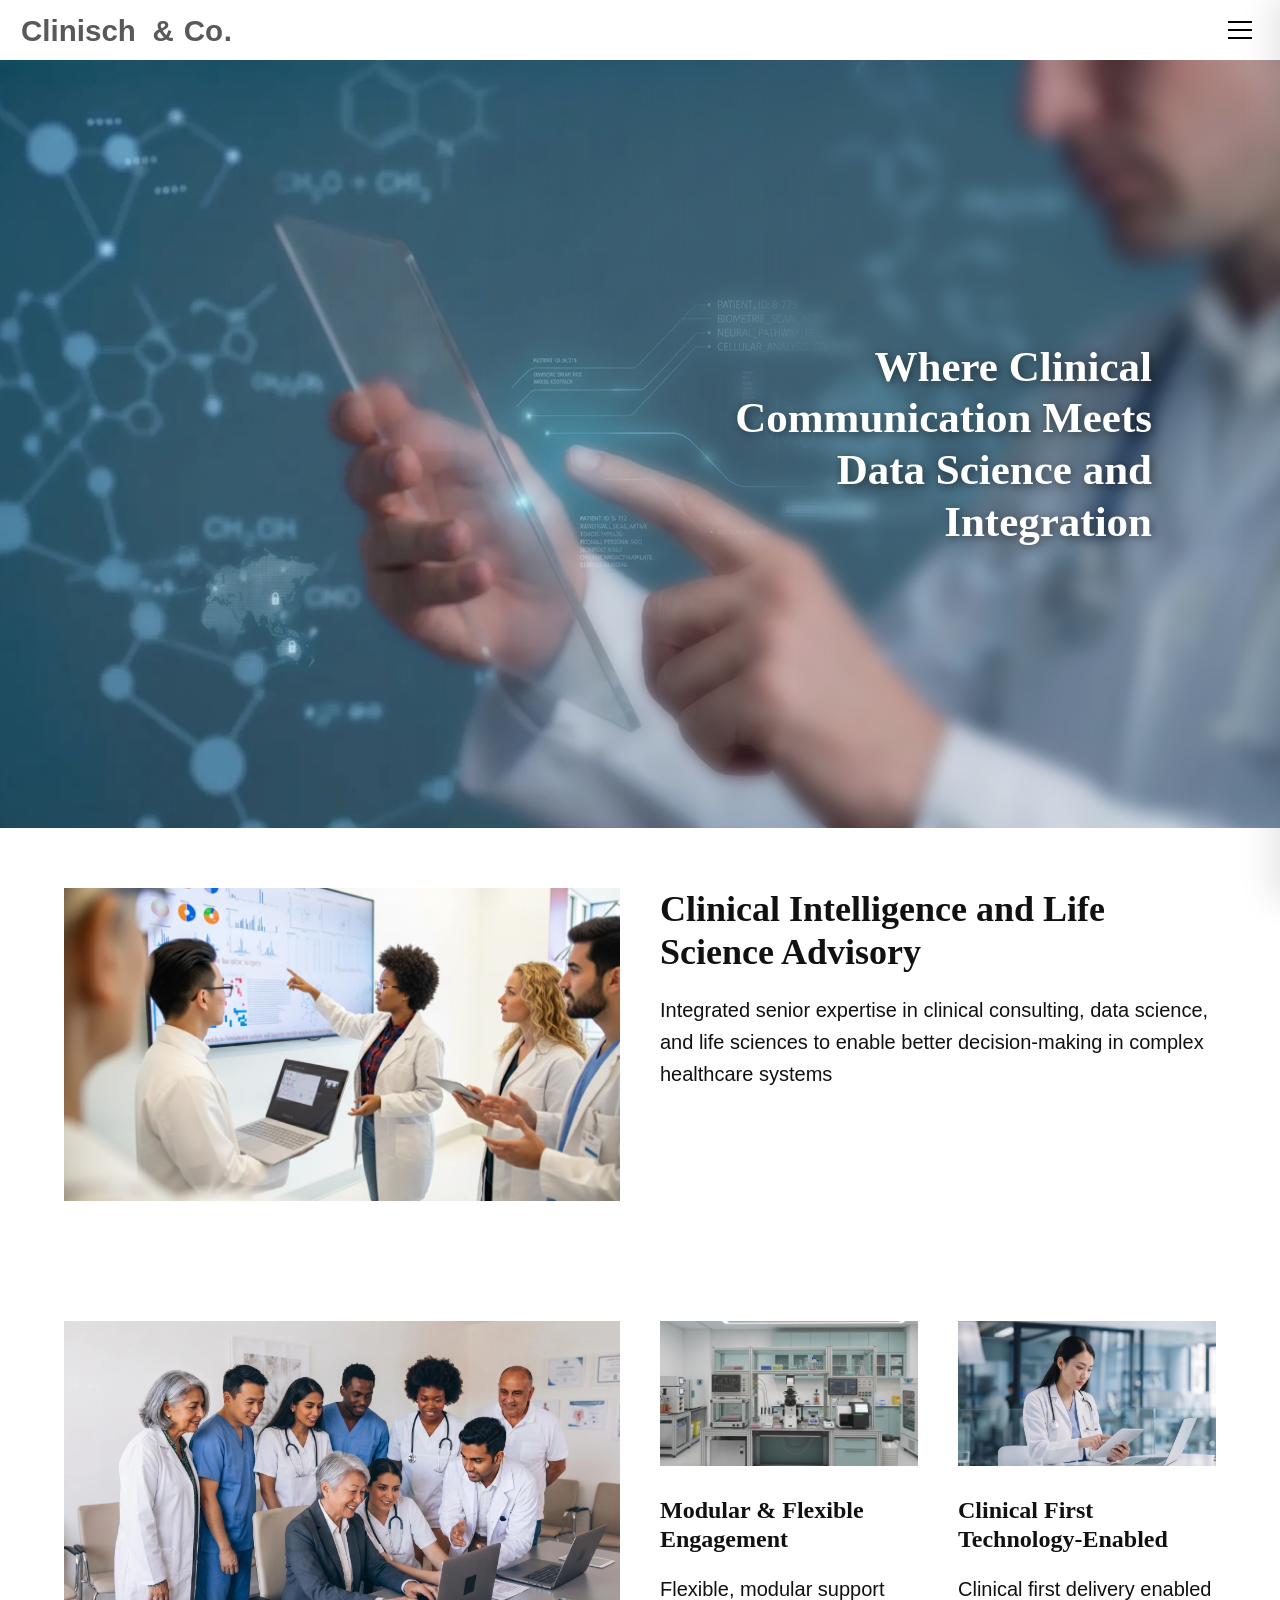
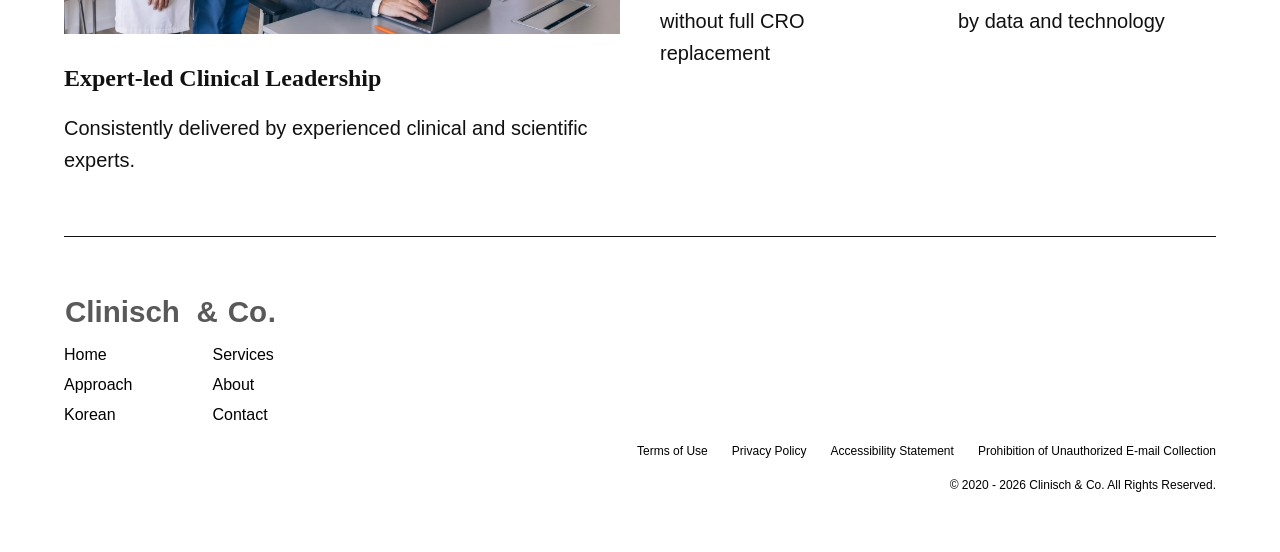
<file: index.html>
<!DOCTYPE html>
<html lang="en">

<head>
    <meta charset="UTF-8">
    <meta name="viewport" content="width=device-width, initial-scale=1.0">
    <title>Clinisch & Co.</title>
    <!-- Favicon -->
    <link rel="icon" type="image/x-icon" href="./favicon.ico">
    <!-- Meta Tags -->
    <meta http-equiv="Content-Security-Policy" content="default-src 'self'; script-src 'self' 'unsafe-inline'; style-src 'self' 'unsafe-inline' https://fonts.googleapis.com; font-src 'self' https://fonts.gstatic.com; img-src 'self' data:; object-src 'none'; upgrade-insecure-requests;" />
    <meta name="referrer" content="strict-origin-when-cross-origin">
    <meta name="description" content="Clinical Communication & Data Integration Services">
    <meta property="og:type" content="website">
    <meta property="og:url" content="https://clinisch.com" />
    <meta property="og:title" content="Clinisch & Co.">
    <meta property="og:description" content="Clinical Communication & Data Integration Services">
    <meta property="og:image" content="https://clinisch.com/public/assets/images/webp/01_hero_main.webp">
    <!-- CSS -->
    <link rel="stylesheet" href="public/css/index.css">
    <!-- JS -->
    <script type="module" src="public/js/index.js"></script>
</head>

<body>
    <main>
        <!-- 히어로 섹션 -->
        <section id="hero" class="home-hero">
            <div class="hero-content">
                <h2 class="hero-title"></h2>
            </div>
        </section>

        <!-- 컨텐츠 섹션 -->
        <section id="contents">
            <div class="container">
                <article class="contents-card">
                    <img src="public/assets/images/webp/0101_contents.webp" alt="Clinical Communication Integration"
                        class="contents-image">
                    <div class="contents-textbox">
                        <h3 class="content-title"></h3>
                        <p class="contents-text"></p>
                    </div>
                </article>
            </div>
        </section>

        <!-- 인사이트 섹션 (4열 그리드) -->
        <section id="insights">
            <div class="container">
                <div class="grid-insight">
                    <article class="card-insight card-wide">
                        <img src="public/assets/images/webp/0102_Expert.webp" alt="Clinical Expert Advisory"
                            class="img-box">
                        <div class="text-box">
                            <h4 class="ins-title"></h4>
                            <p class="ins-text"></p>
                        </div>
                    </article>
                    <article class="card-insight">
                        <img src="public/assets/images/webp/0103_modular.webp" alt="Clinical Data Science"
                            class="img-box">
                        <div class="text-box">
                            <h4 class="ins-title"></h4>
                            <p class="ins-text"></p>
                        </div>
                    </article>
                    <article class="card-insight">
                        <img src="public/assets/images/webp/0104_first.webp" alt="Healthcare Solutions" class="img-box">
                        <div class="text-box">
                            <h4 class="ins-title"></h4>
                            <p class="ins-text"></p>
                        </div>
                    </article>
                </div>
            </div>
        </section>
    </main>
</body>

</html>
</file>
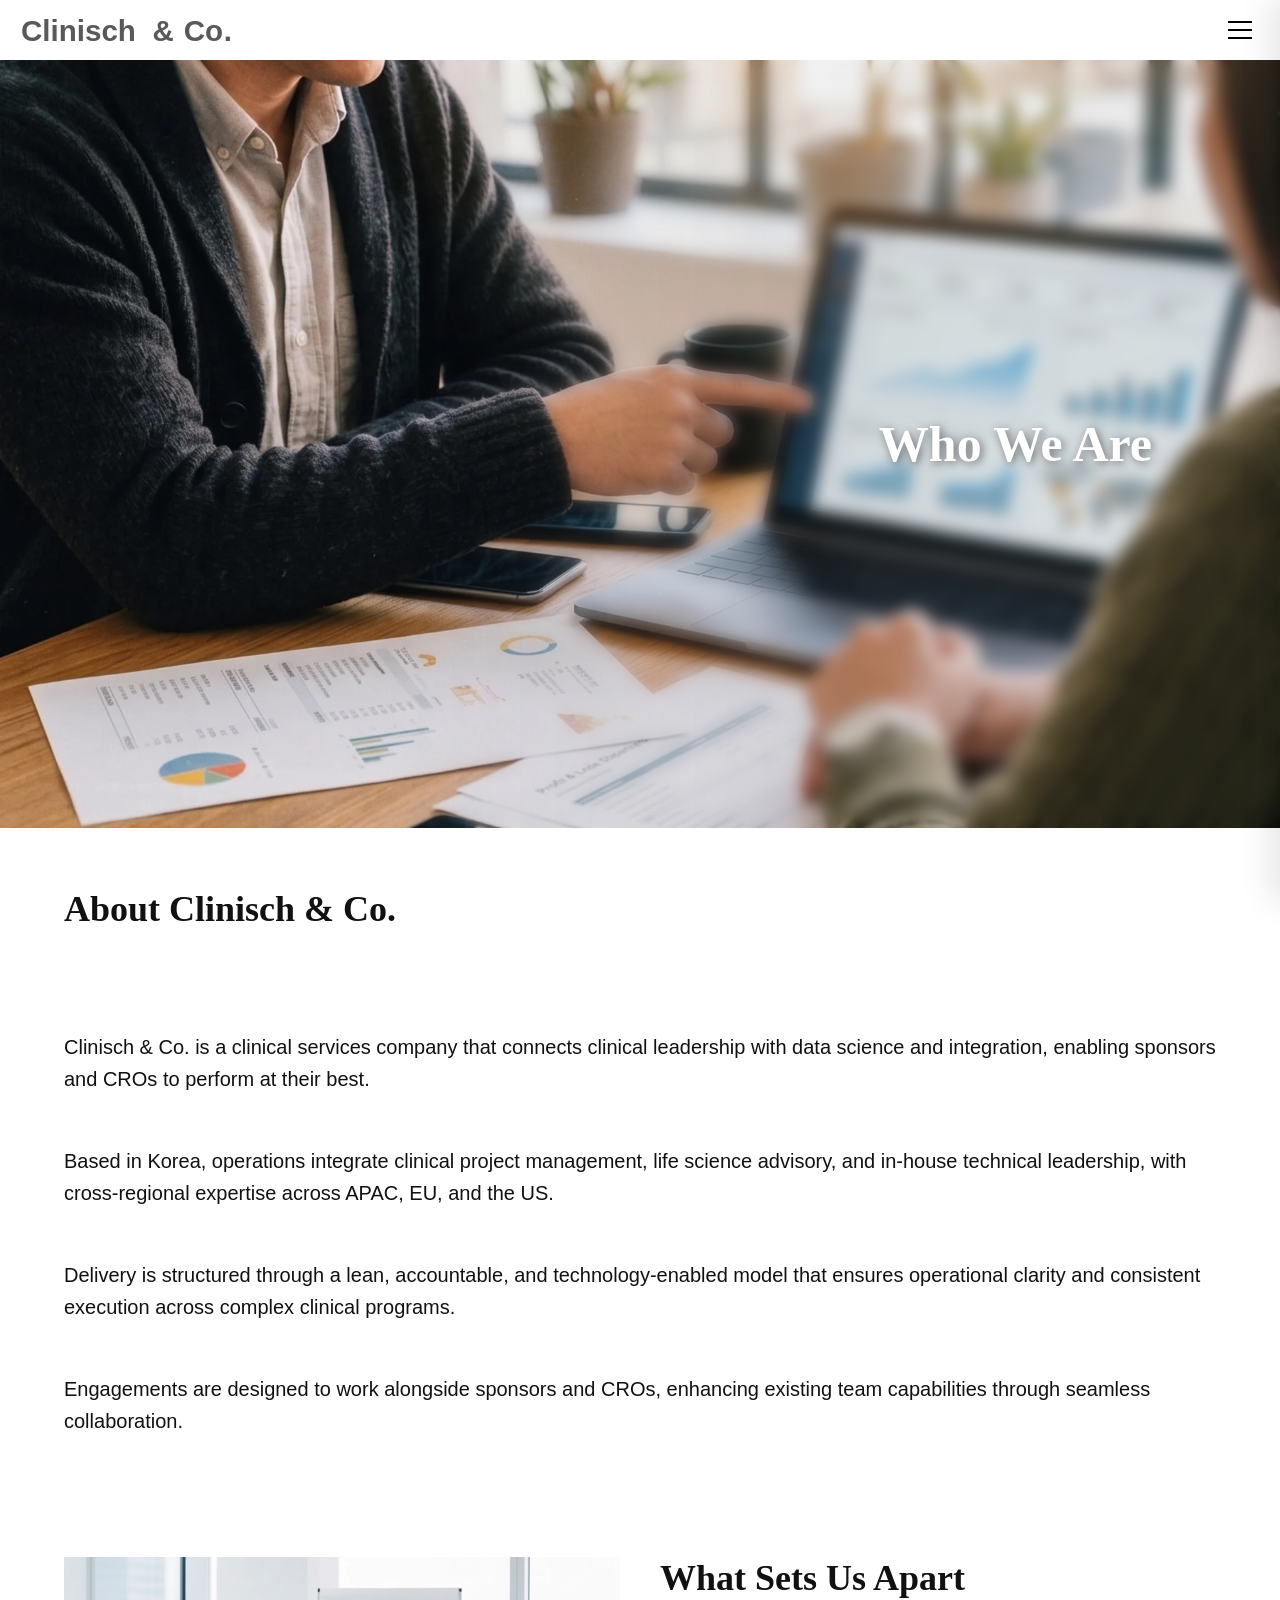
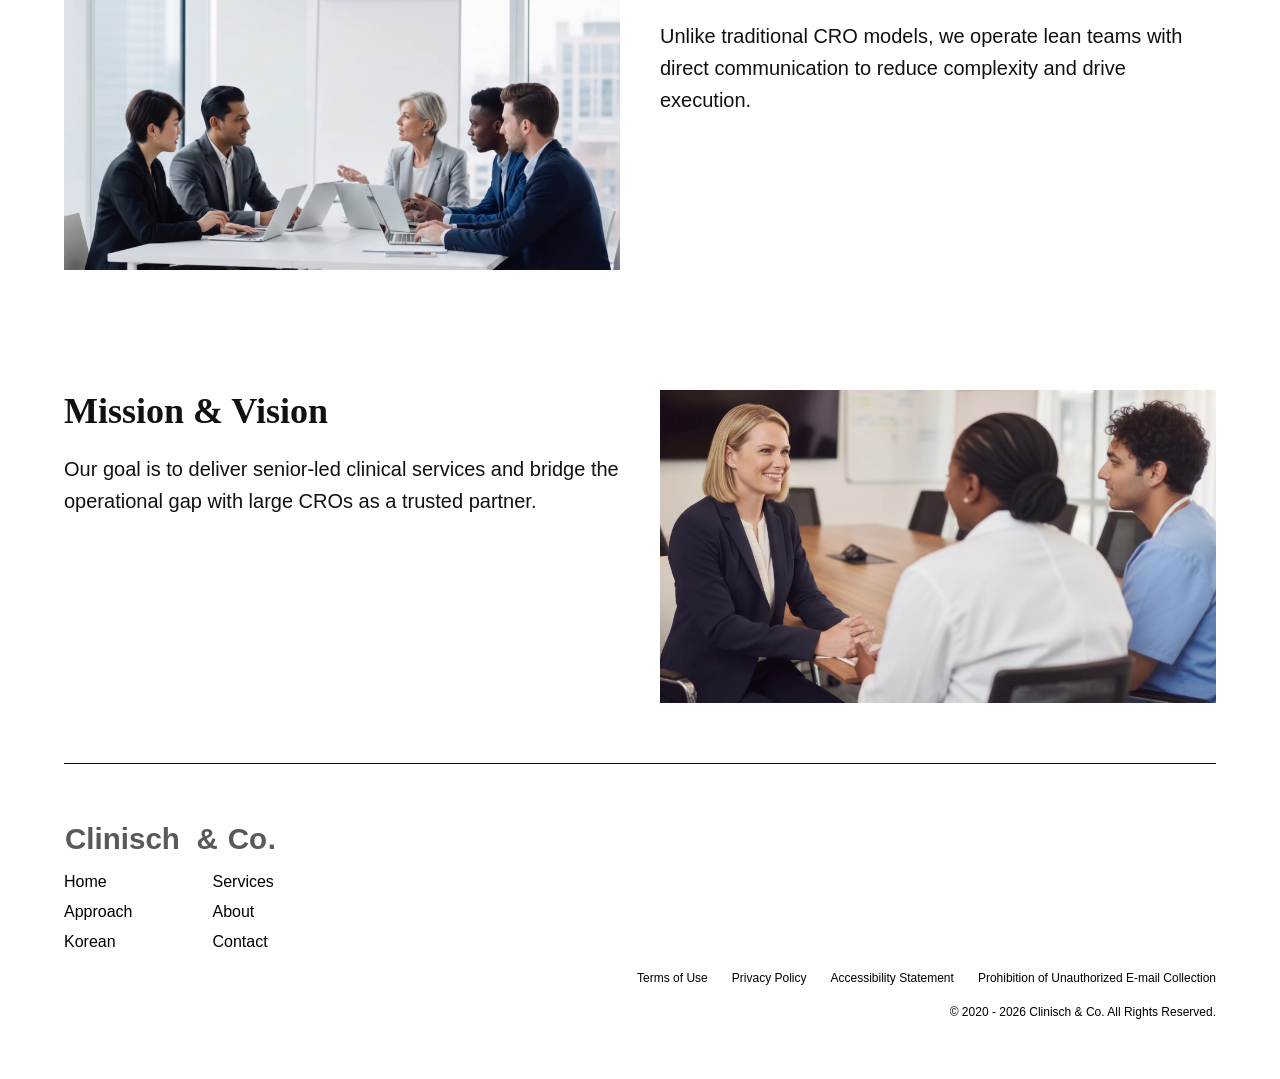
<file: about/index.html>
<!DOCTYPE html>
<html lang="en">

<head>
    <meta charset="UTF-8">
    <meta name="viewport" content="width=device-width, initial-scale=1.0">
    <title>Clinisch & Co.</title>
    <!-- Favicon -->
    <link rel="icon" type="image/x-icon" href="../favicon.ico">
    <!-- Meta Tags -->
    <meta http-equiv="Content-Security-Policy" content="default-src 'self'; script-src 'self' 'unsafe-inline'; style-src 'self' 'unsafe-inline' https://fonts.googleapis.com; font-src 'self' https://fonts.gstatic.com; img-src 'self' data:; object-src 'none'; upgrade-insecure-requests;" />
    <meta name="referrer" content="strict-origin-when-cross-origin">
    <meta name="description" content="Clinical Communication & Data Integration Services">
    <meta property="og:type" content="website">
    <meta property="og:url" content="https://clinisch.com/about/" />
    <meta property="og:title" content="Clinisch & Co.">
    <meta property="og:description" content="Clinical Communication & Data Integration Services">
    <meta property="og:image" content="https://clinisch.com/public/assets/images/webp/01_hero_main.webp">
    <!-- CSS -->
    <link rel="stylesheet" href="../public/css/index.css">
    <!-- JS -->
    <script type="module" src="../public/js/index.js"></script>
</head>

<body>
    <main>
        <section id="hero">
            <div class="hero-content">
                <h2 class="hero-title"></h2>
            </div>
        </section>

        <section id="contents">
            <div class="container">
                <h3 class="content-title"></h3>
                <p class="contents-text mt-space"></p>
                <div id="about-details"></div>
            </div>
        </section>

        <!-- 신규 섹션 1 (이미지 좌측) -->
        <section id="contents2">
            <div class="container">
                <article class="contents-card">
                    <img src="../public/assets/images/webp/0501_what.webp" alt="What Sets Us Apart"
                        class="contents-image">
                    <div class="contents-textbox">
                        <h3 class="content-title"></h3>
                        <p class="contents-text"></p>
                    </div>
                </article>
            </div>
        </section>

        <!-- 신규 섹션 2 (텍스트 좌측) -->
        <section id="contents3">
            <div class="container">
                <article class="contents-card">
                    <div class="contents-textbox">
                        <h3 class="content-title"></h3>
                        <p class="contents-text"></p>
                    </div>
                    <img src="../public/assets/images/webp/0502_mission.webp" alt="Mission & Vision"
                        class="contents-image">
                </article>
            </div>
        </section>
    </main>
</body>

</html>
</file>
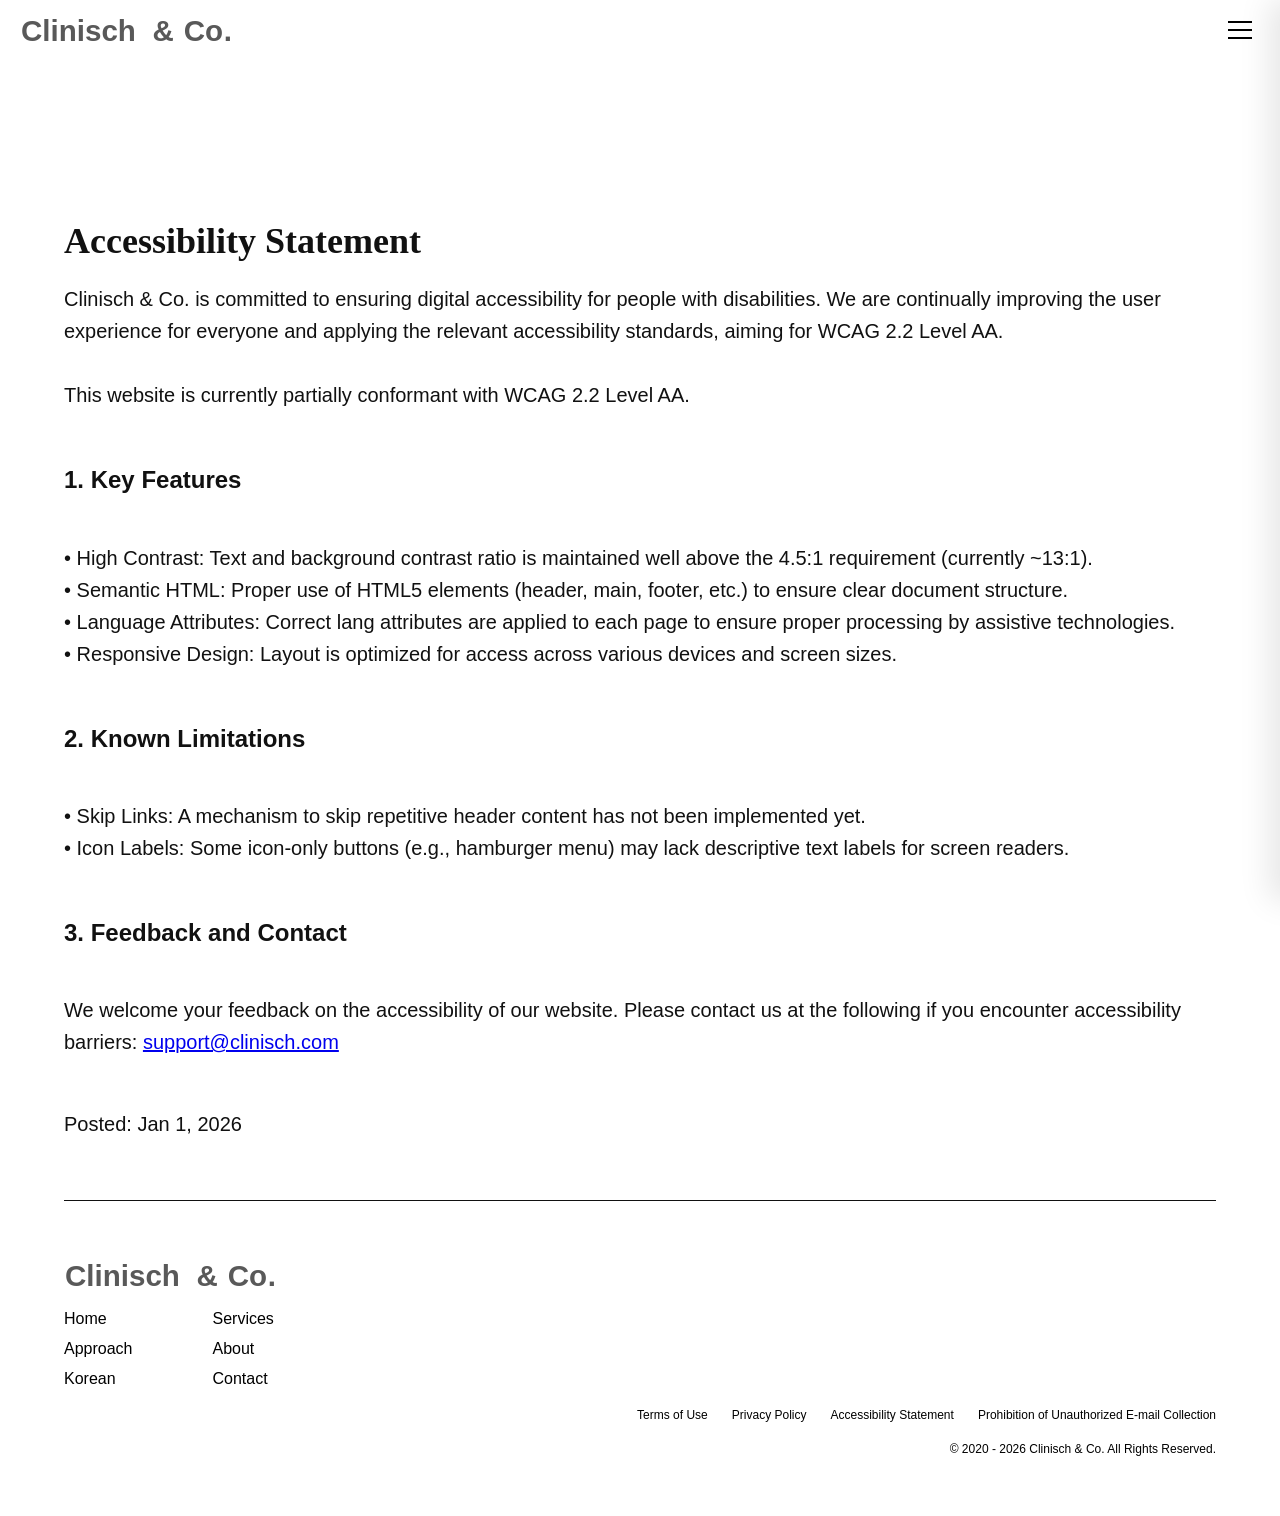
<file: accessibility/index.html>
<!DOCTYPE html>
<html lang="en">

<head>
    <meta charset="UTF-8">
    <meta name="viewport" content="width=device-width, initial-scale=1.0">
    <title>Accessibility Statement - Clinisch & Co.</title>
    <!-- Favicon -->
    <link rel="icon" type="image/x-icon" href="../favicon.ico">
    <!-- Meta Tags -->
    <meta http-equiv="Content-Security-Policy" content="default-src 'self'; script-src 'self' 'unsafe-inline'; style-src 'self' 'unsafe-inline' https://fonts.googleapis.com; font-src 'self' https://fonts.gstatic.com; img-src 'self' data:; object-src 'none'; upgrade-insecure-requests;" />
    <meta name="referrer" content="strict-origin-when-cross-origin">
    <meta name="description" content="Clinical Communication & Data Integration Services - Accessibility Statement">
    <meta property="og:type" content="website">
    <meta property="og:url" content="https://clinisch.com/accessibility/" />
    <meta property="og:title" content="Accessibility Statement - Clinisch & Co.">
    <meta property="og:description" content="Clinical Communication & Data Integration Services - Accessibility Statement">
    <meta property="og:image" content="https://clinisch.com/public/assets/images/webp/01_hero_main.webp">
    <!-- CSS -->
    <link rel="stylesheet" href="../public/css/index.css">
    <!-- JS -->
    <script type="module" src="../public/js/index.js"></script>
</head>

<body>
    <main>
        <section id="contents" class="mt-space">
            <div class="container">
                <h3 class="content-title"></h3>
                <p class="contents-text"></p>
                <div id="page-details"></div>
            </div>
        </section>
    </main>
</body>

</html>
</file>
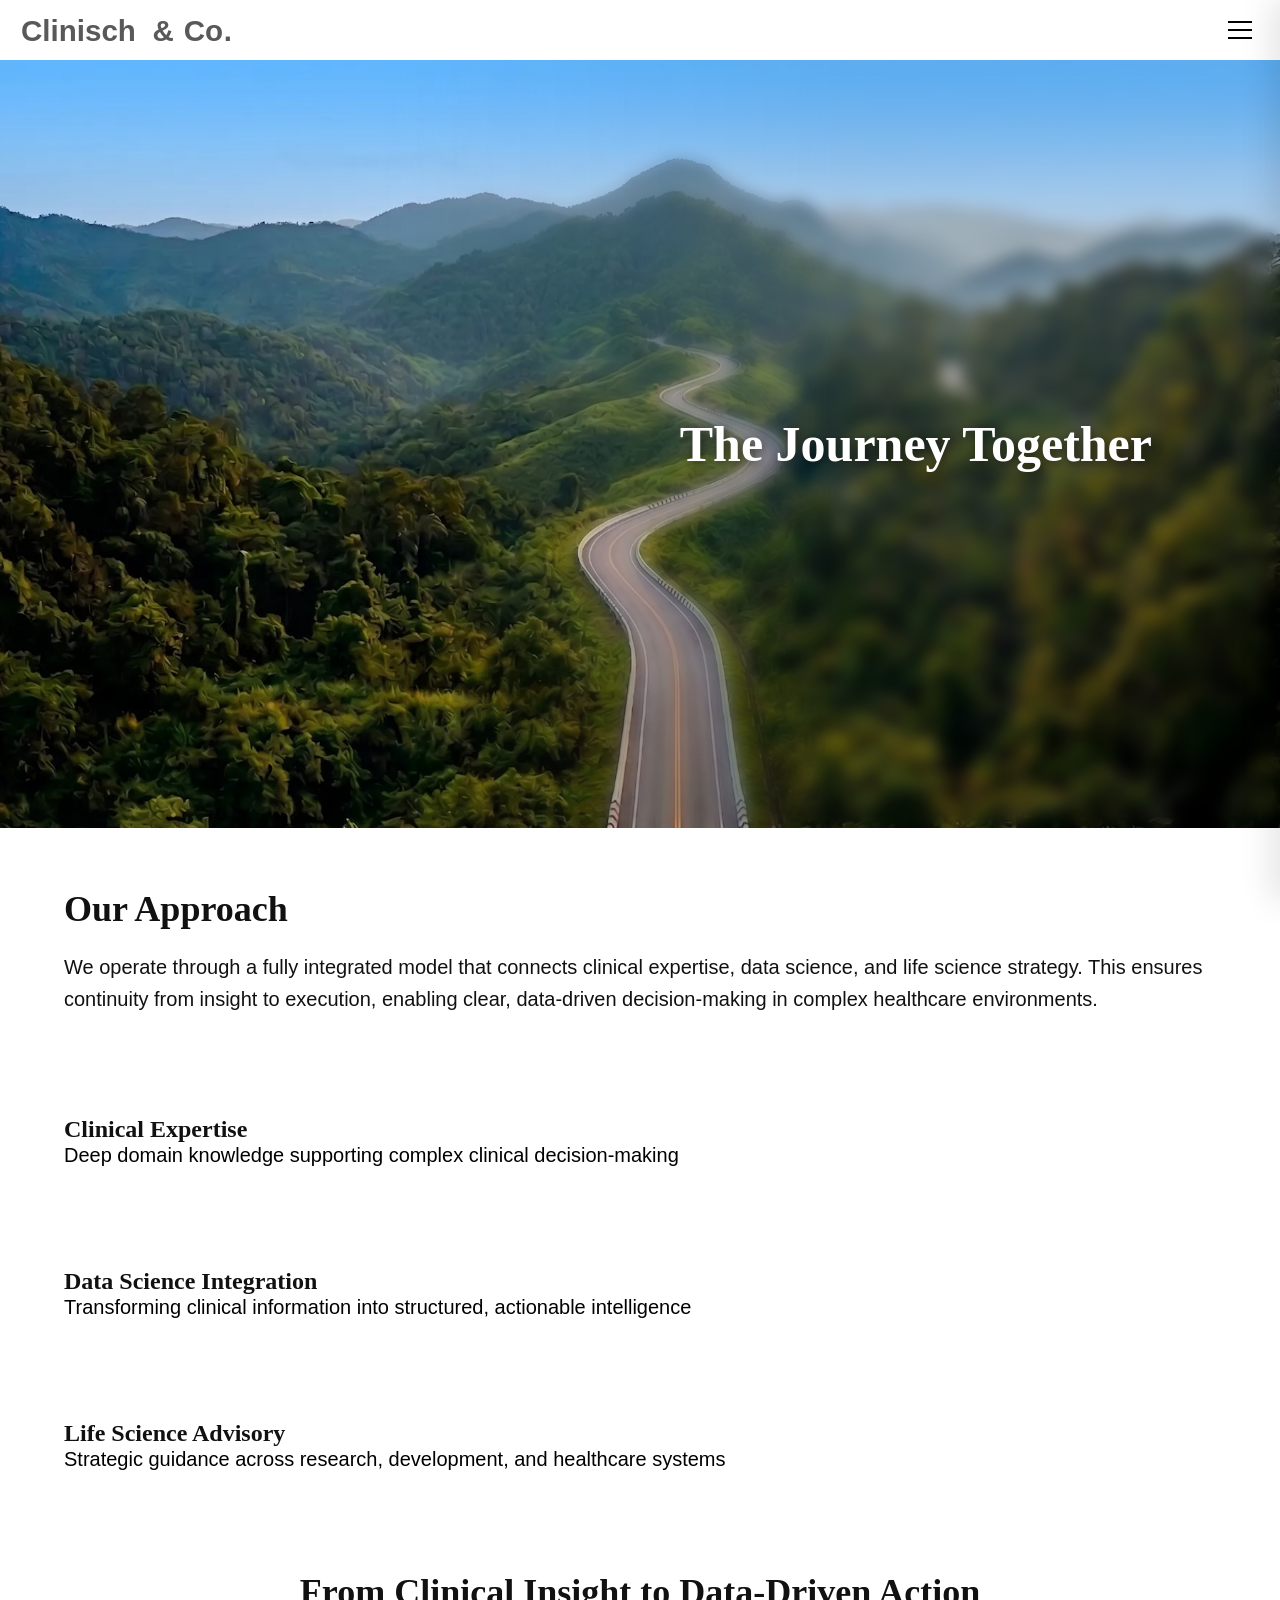
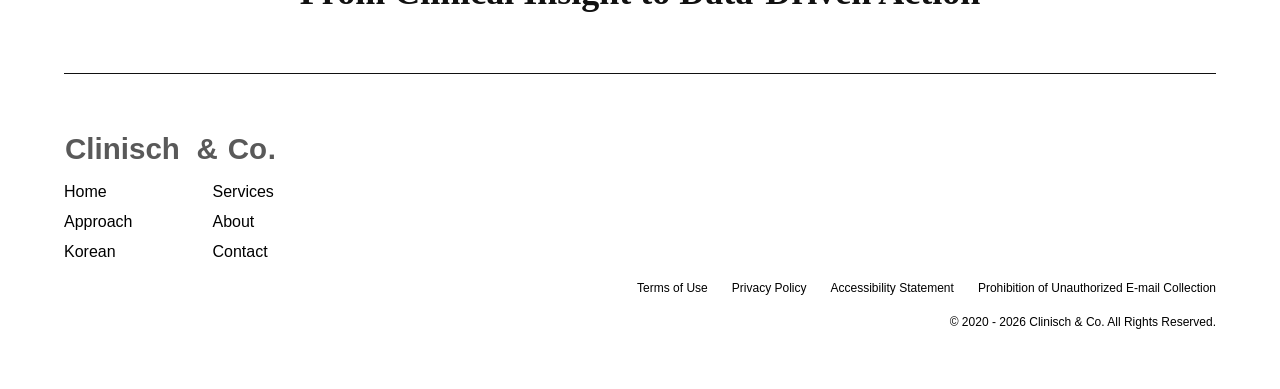
<file: approach/index.html>
<!DOCTYPE html>
<html lang="en">

<head>
    <meta charset="UTF-8">
    <meta name="viewport" content="width=device-width, initial-scale=1.0">
    <title>Clinisch & Co.</title>
    <!-- Favicon -->
    <link rel="icon" type="image/x-icon" href="../favicon.ico">
    <!-- Meta Tags -->
    <meta http-equiv="Content-Security-Policy" content="default-src 'self'; script-src 'self' 'unsafe-inline'; style-src 'self' 'unsafe-inline' https://fonts.googleapis.com; font-src 'self' https://fonts.gstatic.com; img-src 'self' data:; object-src 'none'; upgrade-insecure-requests;" />
    <meta name="referrer" content="strict-origin-when-cross-origin">
    <meta name="description" content="Clinical Communication & Data Integration Services">
    <meta property="og:type" content="website">
    <meta property="og:url" content="https://clinisch.com/approach/" />
    <meta property="og:title" content="Clinisch & Co.">
    <meta property="og:description" content="Clinical Communication & Data Integration Services">
    <meta property="og:image" content="https://clinisch.com/public/assets/images/webp/01_hero_main.webp">
    <!-- CSS -->
    <link rel="stylesheet" href="../public/css/index.css">
    <!-- JS -->
    <script type="module" src="../public/js/index.js"></script>
</head>

<body>
    <main>
        <section id="hero">
            <div class="hero-content">
                <h2 class="hero-title"></h2>
            </div>
        </section>

        <section id="contents">
            <div class="container">
                <h3 class="content-title"></h3>
                <p class="contents-text"></p>
                
                <div id="expertise-list" class="mt-space"></div>
                <h2 id="tagline" class="footer-tag mt-space"></h2>
            </div>
        </section>
    </main>
</body>

</html>
</file>
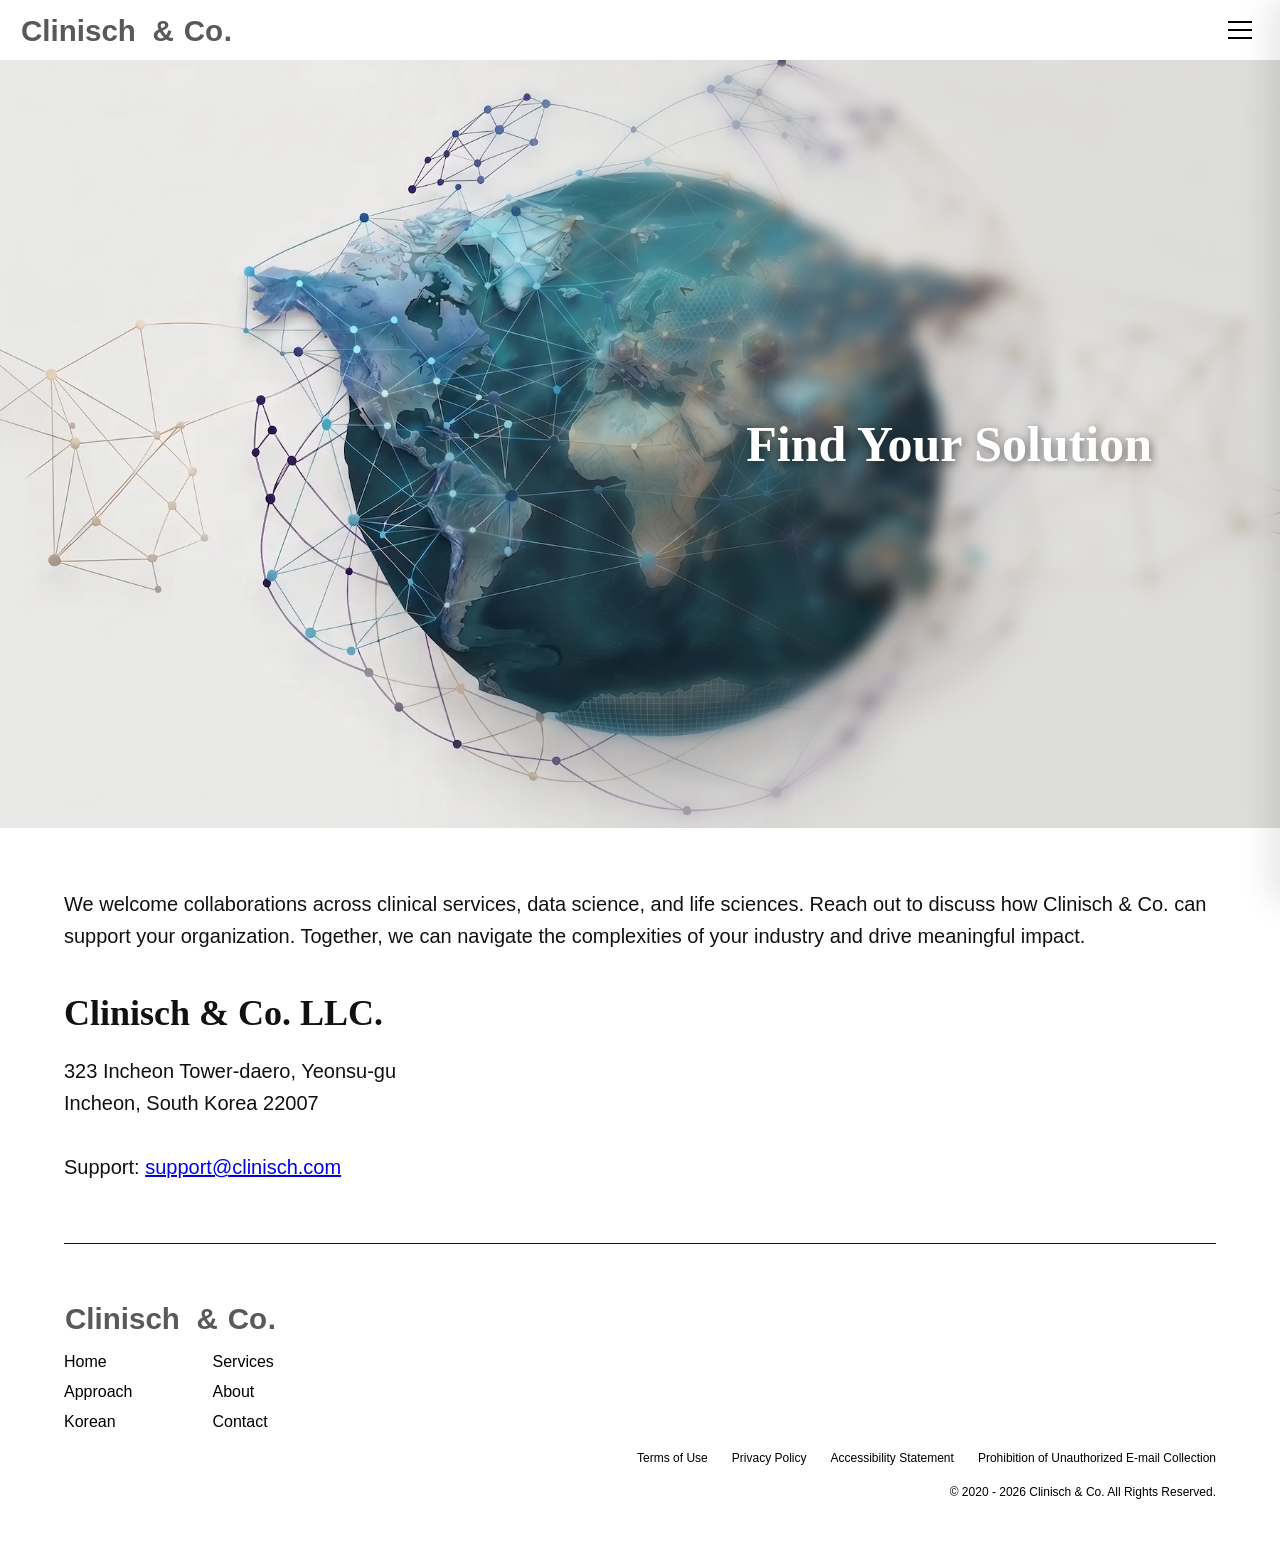
<file: contact/index.html>
<!DOCTYPE html>
<html lang="en">

<head>
    <meta charset="UTF-8">
    <meta name="viewport" content="width=device-width, initial-scale=1.0">
    <title>Clinisch & Co.</title>
    <!-- Favicon -->
    <link rel="icon" type="image/x-icon" href="../favicon.ico">
    <!-- Meta Tags -->
    <meta http-equiv="Content-Security-Policy" content="default-src 'self'; script-src 'self' 'unsafe-inline'; style-src 'self' 'unsafe-inline' https://fonts.googleapis.com; font-src 'self' https://fonts.gstatic.com; img-src 'self' data:; object-src 'none'; upgrade-insecure-requests;" />
    <meta name="referrer" content="strict-origin-when-cross-origin">
    <meta name="description" content="Clinical Communication & Data Integration Services">
    <meta property="og:type" content="website">
    <meta property="og:url" content="https://clinisch.com/contact/" />
    <meta property="og:title" content="Clinisch & Co.">
    <meta property="og:description" content="Clinical Communication & Data Integration Services">
    <meta property="og:image" content="https://clinisch.com/public/assets/images/webp/01_hero_main.webp">
    <!-- CSS -->
    <link rel="stylesheet" href="../public/css/index.css">
    <!-- JS -->
    <script type="module" src="../public/js/index.js"></script>
</head>

<body>
    <main>
        <section id="hero">
            <div class="hero-content">
                <h2 class="hero-title"></h2>
            </div>
        </section>

        <section id="contents">
            <div class="container">
                <p class="contents-text top-text"></p>
                <h3 class="content-title"></h3>
                <p class="contents-text"></p>
            </div>
        </section>


    </main>
</body>

</html>
</file>
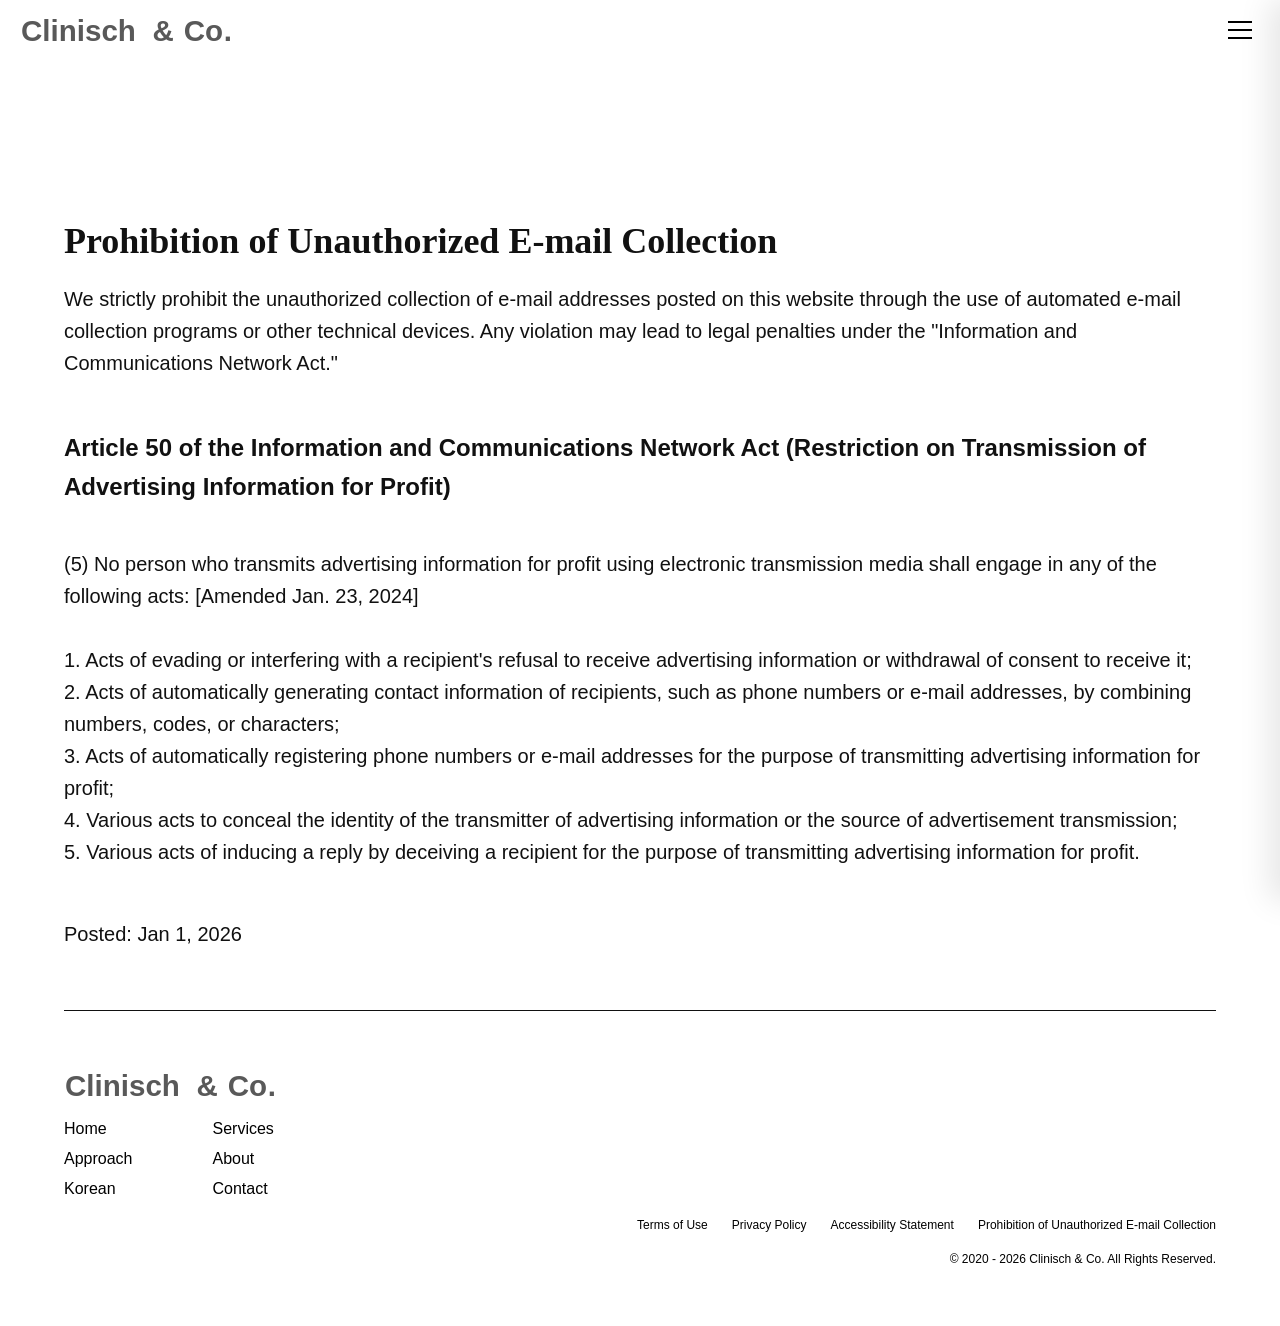
<file: email-policy/index.html>
<!DOCTYPE html>
<html lang="en">

<head>
    <meta charset="UTF-8">
    <meta name="viewport" content="width=device-width, initial-scale=1.0">
    <title>Email Collection Policy - Clinisch & Co.</title>
    <!-- Favicon -->
    <link rel="icon" type="image/x-icon" href="../favicon.ico">
    <!-- Meta Tags -->
    <meta http-equiv="Content-Security-Policy" content="default-src 'self'; script-src 'self' 'unsafe-inline'; style-src 'self' 'unsafe-inline' https://fonts.googleapis.com; font-src 'self' https://fonts.gstatic.com; img-src 'self' data:; object-src 'none'; upgrade-insecure-requests;" />
    <meta name="referrer" content="strict-origin-when-cross-origin">
    <meta name="description" content="Clinical Communication & Data Integration Services - Email Collection Policy">
    <meta property="og:type" content="website">
    <meta property="og:url" content="https://clinisch.com/email-policy/" />
    <meta property="og:title" content="Email Collection Policy - Clinisch & Co.">
    <meta property="og:description" content="Clinical Communication & Data Integration Services - Email Collection Policy">
    <meta property="og:image" content="https://clinisch.com/public/assets/images/webp/01_hero_main.webp">
    <!-- CSS -->
    <link rel="stylesheet" href="../public/css/index.css">
    <!-- JS -->
    <script type="module" src="../public/js/index.js"></script>
</head>

<body>
    <main>
        <section id="contents" class="mt-space">
            <div class="container">
                <h3 class="content-title"></h3>
                <p class="contents-text"></p>
                <div id="page-details"></div>
            </div>
        </section>
    </main>
</body>

</html>
</file>
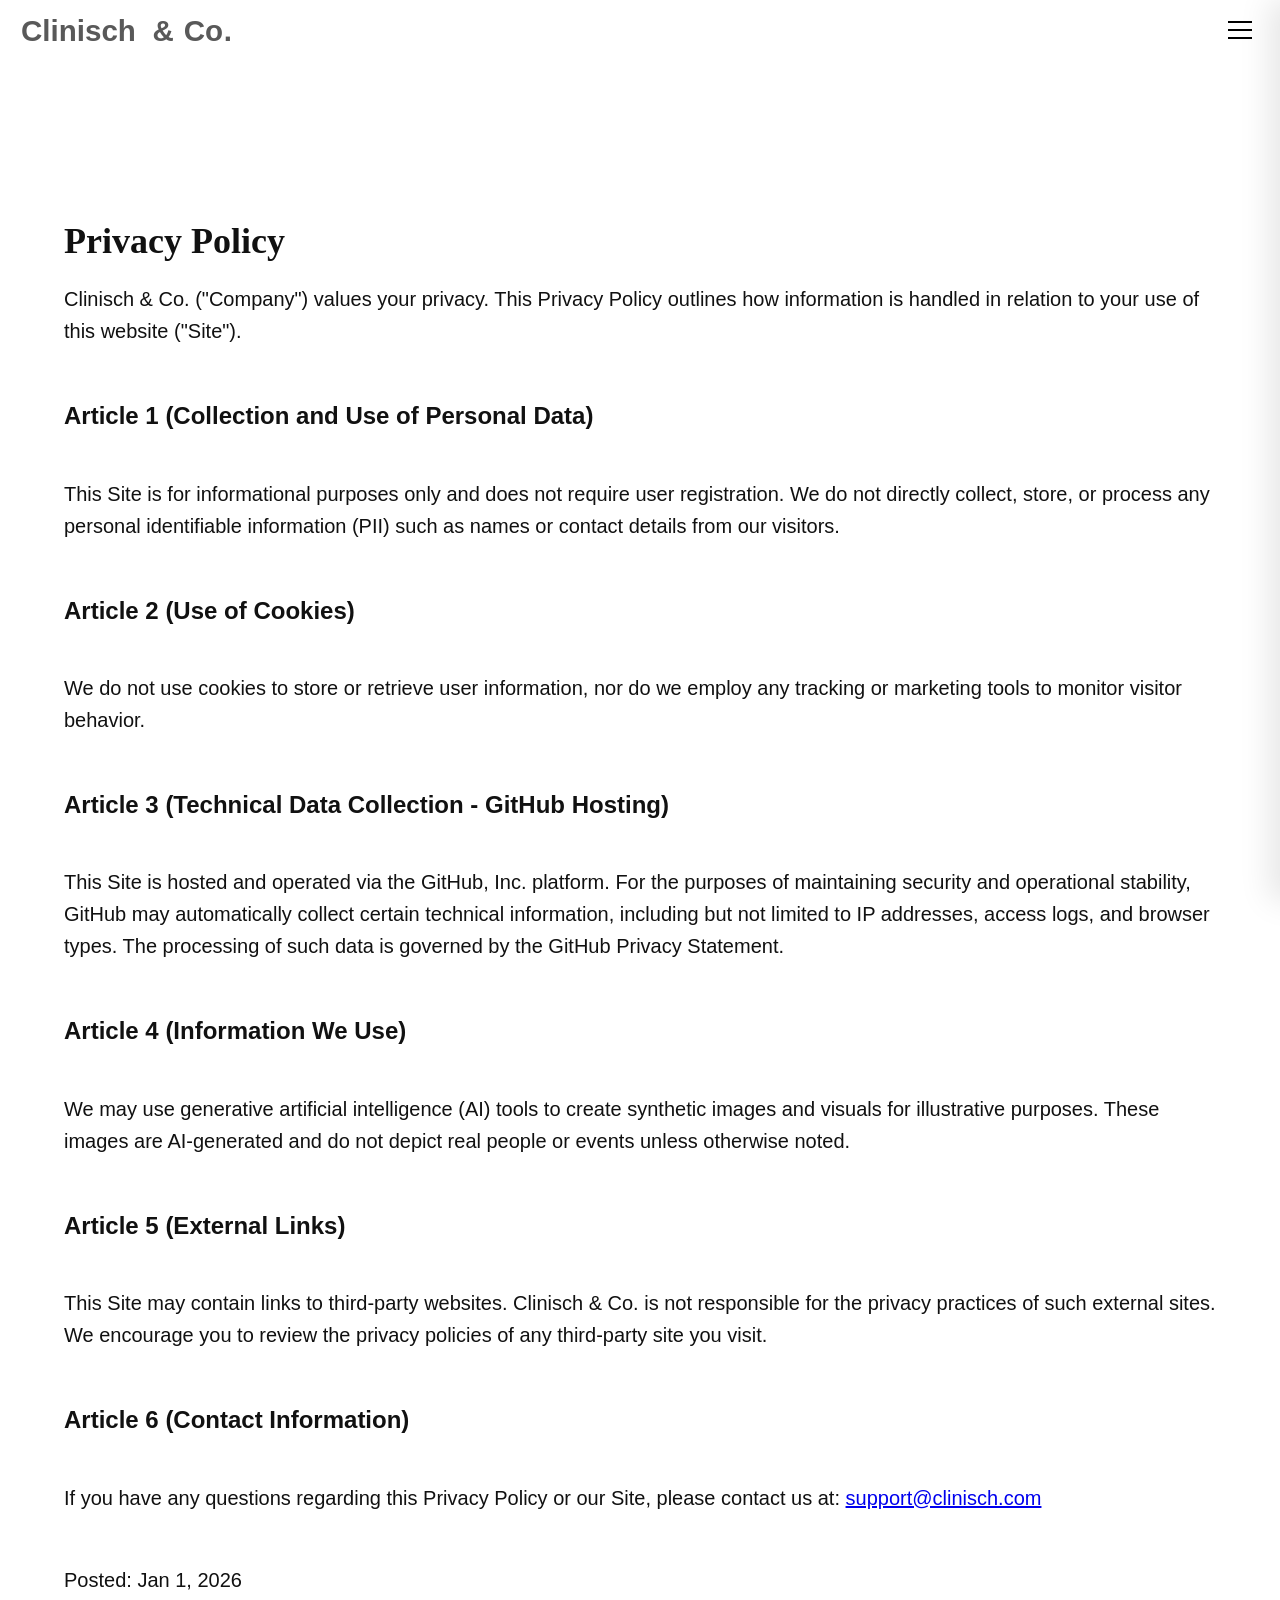
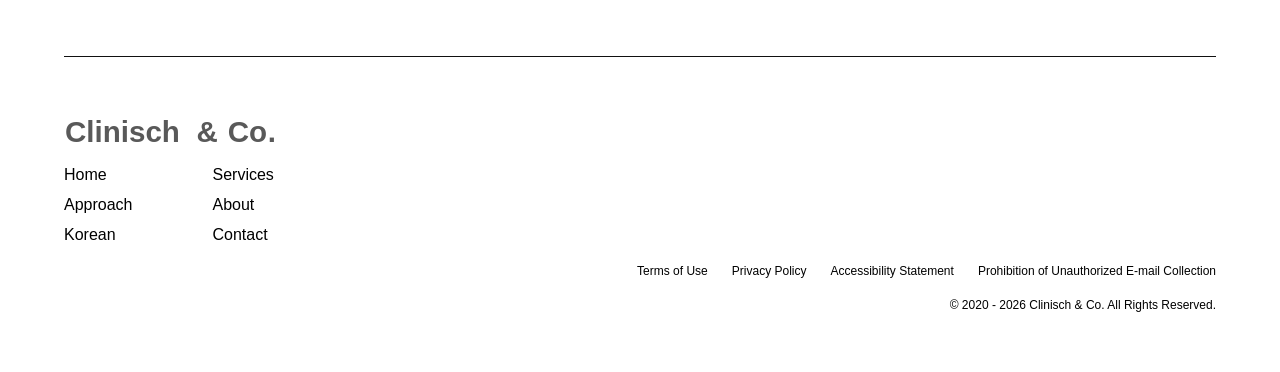
<file: privacy/index.html>
<!DOCTYPE html>
<html lang="en">

<head>
    <meta charset="UTF-8">
    <meta name="viewport" content="width=device-width, initial-scale=1.0">
    <title>Privacy Policy - Clinisch & Co.</title>
    <!-- Favicon -->
    <link rel="icon" type="image/x-icon" href="../favicon.ico">
    <!-- Meta Tags -->
    <meta http-equiv="Content-Security-Policy" content="default-src 'self'; script-src 'self' 'unsafe-inline'; style-src 'self' 'unsafe-inline' https://fonts.googleapis.com; font-src 'self' https://fonts.gstatic.com; img-src 'self' data:; object-src 'none'; upgrade-insecure-requests;" />
    <meta name="referrer" content="strict-origin-when-cross-origin">
    <meta name="description" content="Clinical Communication & Data Integration Services - Privacy Policy">
    <meta property="og:type" content="website">
    <meta property="og:url" content="https://clinisch.com/privacy/" />
    <meta property="og:title" content="Privacy Policy - Clinisch & Co.">
    <meta property="og:description" content="Clinical Communication & Data Integration Services - Privacy Policy">
    <meta property="og:image" content="https://clinisch.com/public/assets/images/webp/01_hero_main.webp">
    <!-- CSS -->
    <link rel="stylesheet" href="../public/css/index.css">
    <!-- JS -->
    <script type="module" src="../public/js/index.js"></script>
</head>

<body>
    <main>
        <section id="contents" class="mt-space">
            <div class="container">
                <h3 class="content-title"></h3>
                <p class="contents-text"></p>
                <div id="page-details"></div>
            </div>
        </section>
    </main>
</body>

</html>
</file>
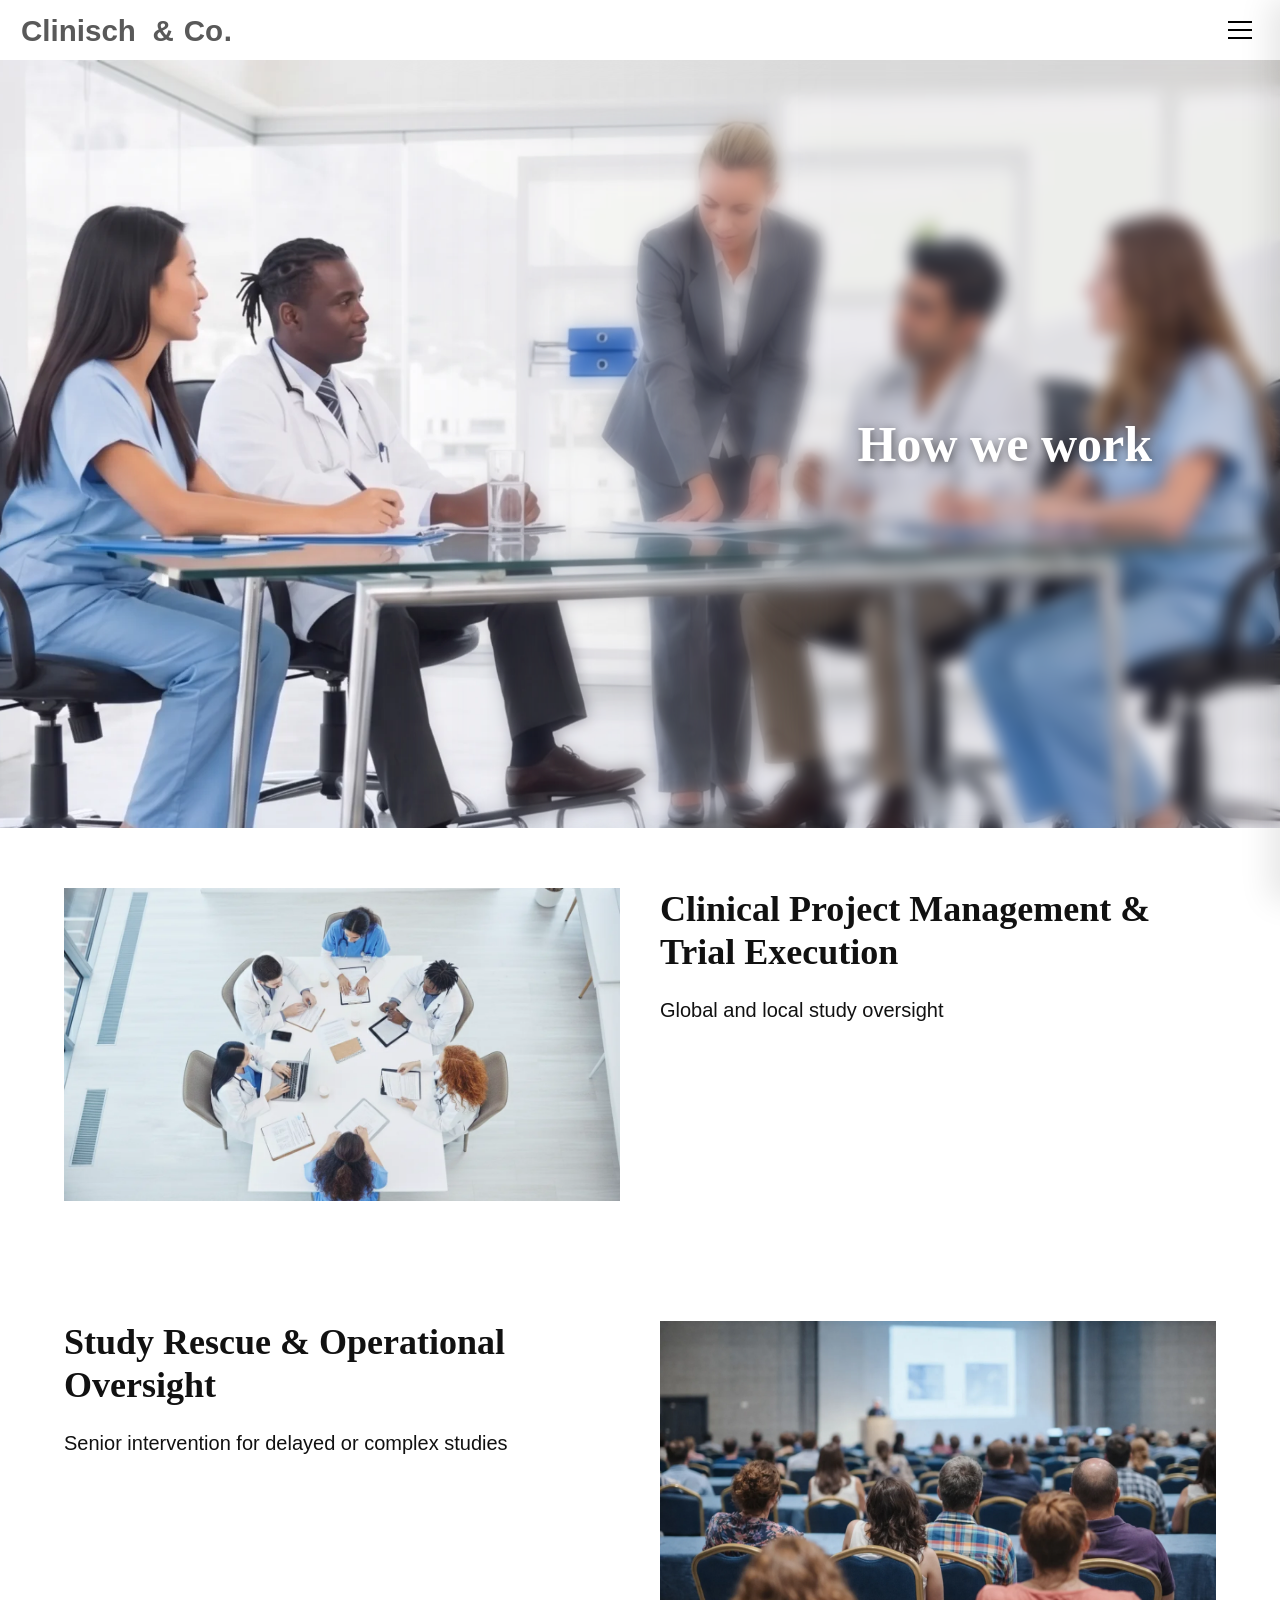
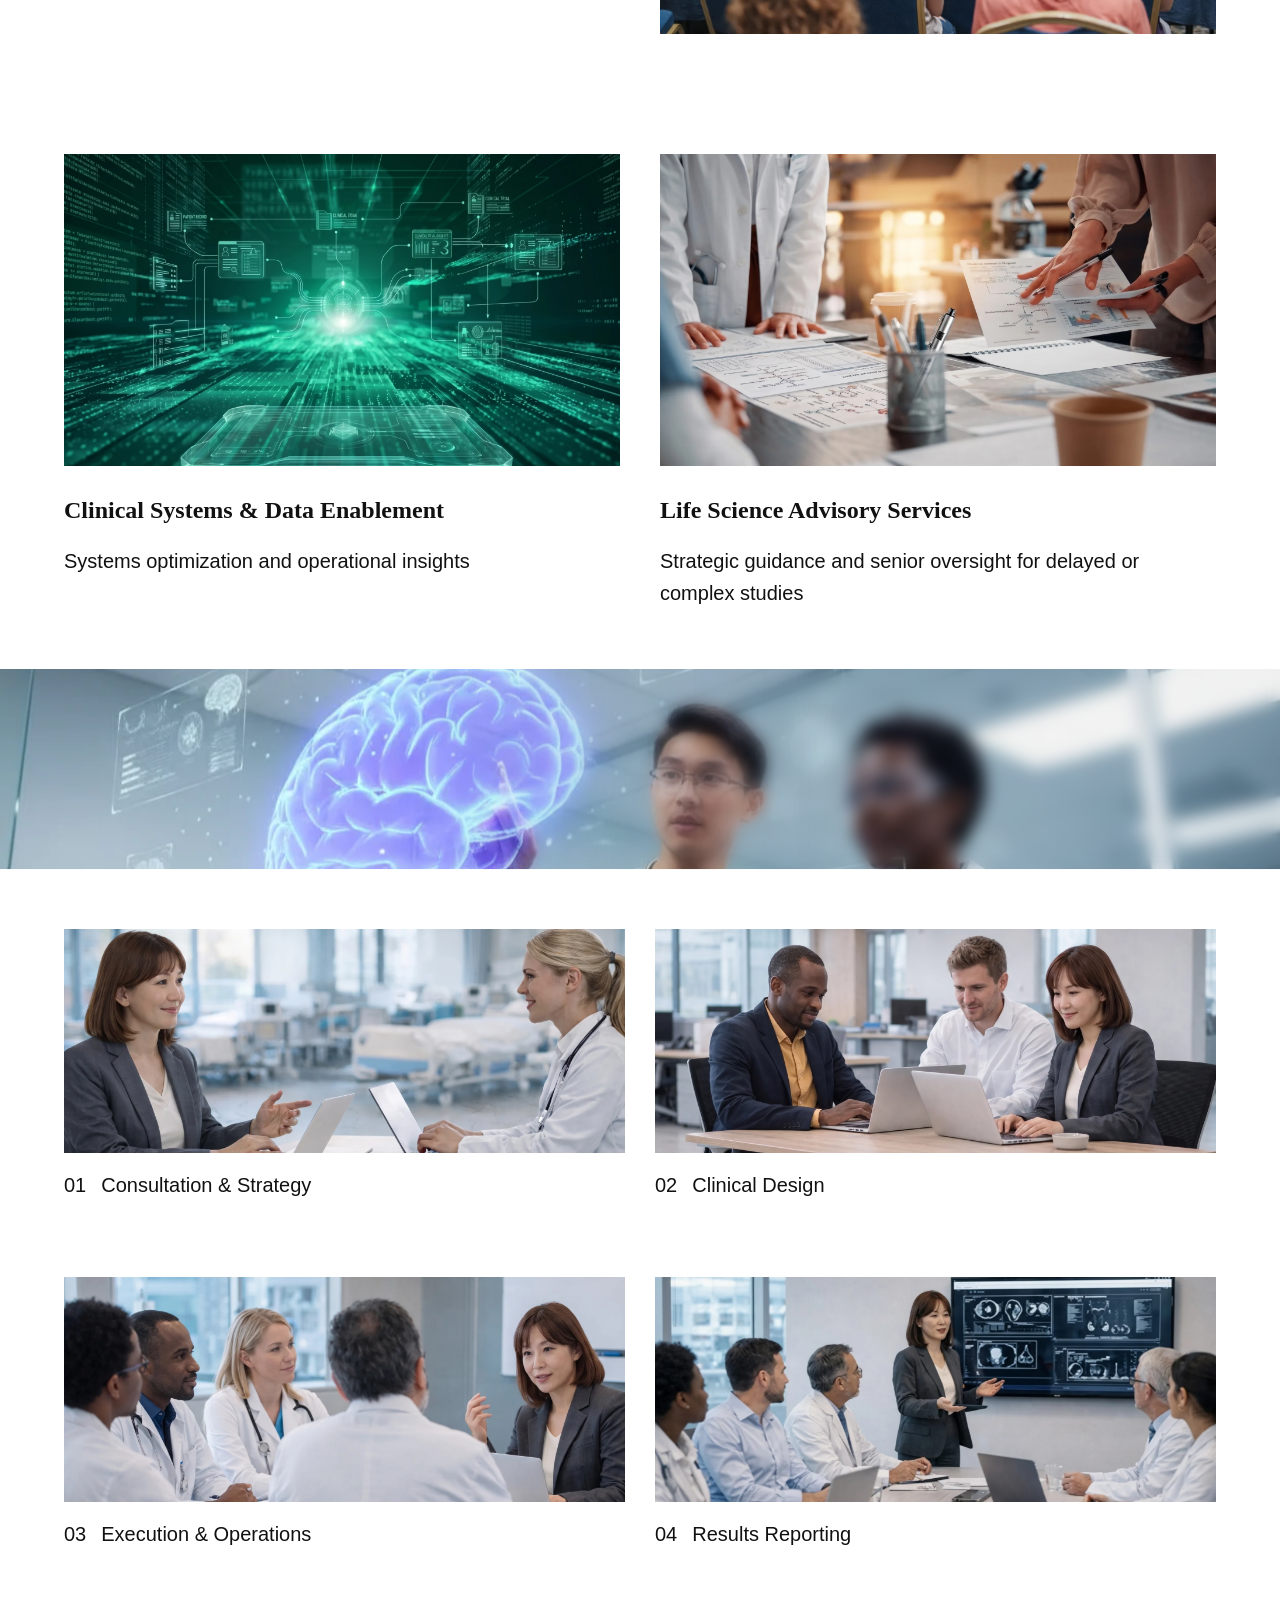
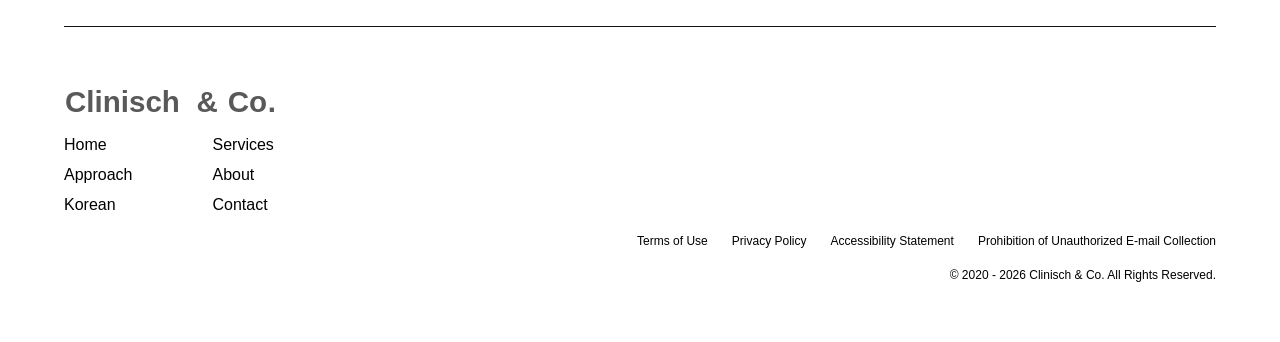
<file: services/index.html>
<!DOCTYPE html>
<html lang="en">

<head>
    <meta charset="UTF-8">
    <meta name="viewport" content="width=device-width, initial-scale=1.0">
    <title>Clinisch & Co.</title>
    <!-- Favicon -->
    <link rel="icon" type="image/x-icon" href="../favicon.ico">
    <!-- Meta Tags -->
    <meta http-equiv="Content-Security-Policy" content="default-src 'self'; script-src 'self' 'unsafe-inline'; style-src 'self' 'unsafe-inline' https://fonts.googleapis.com; font-src 'self' https://fonts.gstatic.com; img-src 'self' data:; object-src 'none'; upgrade-insecure-requests;" />
    <meta name="referrer" content="strict-origin-when-cross-origin">
    <meta name="description" content="Clinical Communication & Data Integration Services">
    <meta property="og:type" content="website">
    <meta property="og:url" content="https://clinisch.com/services/" />
    <meta property="og:title" content="Clinisch & Co.">
    <meta property="og:description" content="Clinical Communication & Data Integration Services">
    <meta property="og:image" content="https://clinisch.com/public/assets/images/webp/01_hero_main.webp">
    <!-- CSS -->
    <link rel="stylesheet" href="../public/css/index.css">
    <!-- JS -->
    <script type="module" src="../public/js/index.js"></script>
</head>

<body>
    <main>
        <!-- 히어로 섹션 -->
        <section id="hero">
            <div class="hero-content">
                <h2 class="hero-title"></h2>
            </div>
        </section>

        <!-- 컨텐츠 섹션 -->
        <section id="contents">
            <div class="container">
                <article class="contents-card">
                    <img src="../public/assets/images/webp/0201_clinical.webp" alt="Clinical Project Management & Trial Execution"
                        class="contents-image">
                    <div class="contents-textbox">
                        <h3 class="content-title"></h3>
                        <p class="contents-text"></p>
                    </div>
                </article>
            </div>
        </section>

        <!-- 컨텐츠 섹션 2 (텍스트 우선) -->
        <section id="contents2">
            <div class="container">
                <article class="contents-card">
                    <div class="contents-textbox">
                        <h3 class="content-title"></h3>
                        <p class="contents-text"></p>
                    </div>
                    <img src="../public/assets/images/webp/0202_study.webp" alt="Study Rescue & Operational Oversight"
                        class="contents-image">
                </article>
            </div>
        </section>

        <!-- 인사이트 섹션 (큰 카드 2개 구조) -->
        <section id="insights">
            <div class="container">
                <div class="grid-insight">
                    <article class="card-insight card-wide">
                        <img src="" alt="" class="img-box">
                        <div class="text-box">
                            <h4 class="ins-title"></h4>
                            <p class="ins-text"></p>
                        </div>
                    </article>
                    <article class="card-insight card-wide">
                        <img src="" alt="" class="img-box">
                        <div class="text-box">
                            <h4 class="ins-title"></h4>
                            <p class="ins-text"></p>
                        </div>
                    </article>
                </div>
            </div>
        </section>

        <!-- 추가 히어로 섹션 (워크플로우) -->
        <section class="hero-workflow reveal">
            <div class="hero-content">
                <h2 class="hero-title"></h2>
            </div>
        </section>

        <!-- 두 번째 인사이트 섹션 (2행 2열 구조) -->
        <section id="insights2">
            <div class="container">
                <div class="grid-insight">
                    <article class="card-insight card-wide">
                        <img src="../public/assets/images/webp/0206_consult.webp" alt="Consultation" class="img-box">
                        <div class="text-box">
                            <h4 class="ins-title"><span class="ins-num">01</span><span class="ins-name">Consultation & Strategy</span></h4>
                            <p class="ins-text"></p>
                        </div>
                    </article>
                    <article class="card-insight card-wide">
                        <img src="" alt="" class="img-box">
                        <div class="text-box">
                            <h4 class="ins-title"></h4>
                            <p class="ins-text"></p>
                        </div>
                    </article>
                    <article class="card-insight card-wide">
                        <img src="" alt="" class="img-box">
                        <div class="text-box">
                            <h4 class="ins-title"></h4>
                            <p class="ins-text"></p>
                        </div>
                    </article>
                    <article class="card-insight card-wide">
                        <img src="" alt="" class="img-box">
                        <div class="text-box">
                            <h4 class="ins-title"></h4>
                            <p class="ins-text"></p>
                        </div>
                    </article>
                </div>
            </div>
        </section>
    </main>
</body>

</html>
              </article>
                </div>
            </div>
        </section>
    </main>
</body>

</html>
</file>
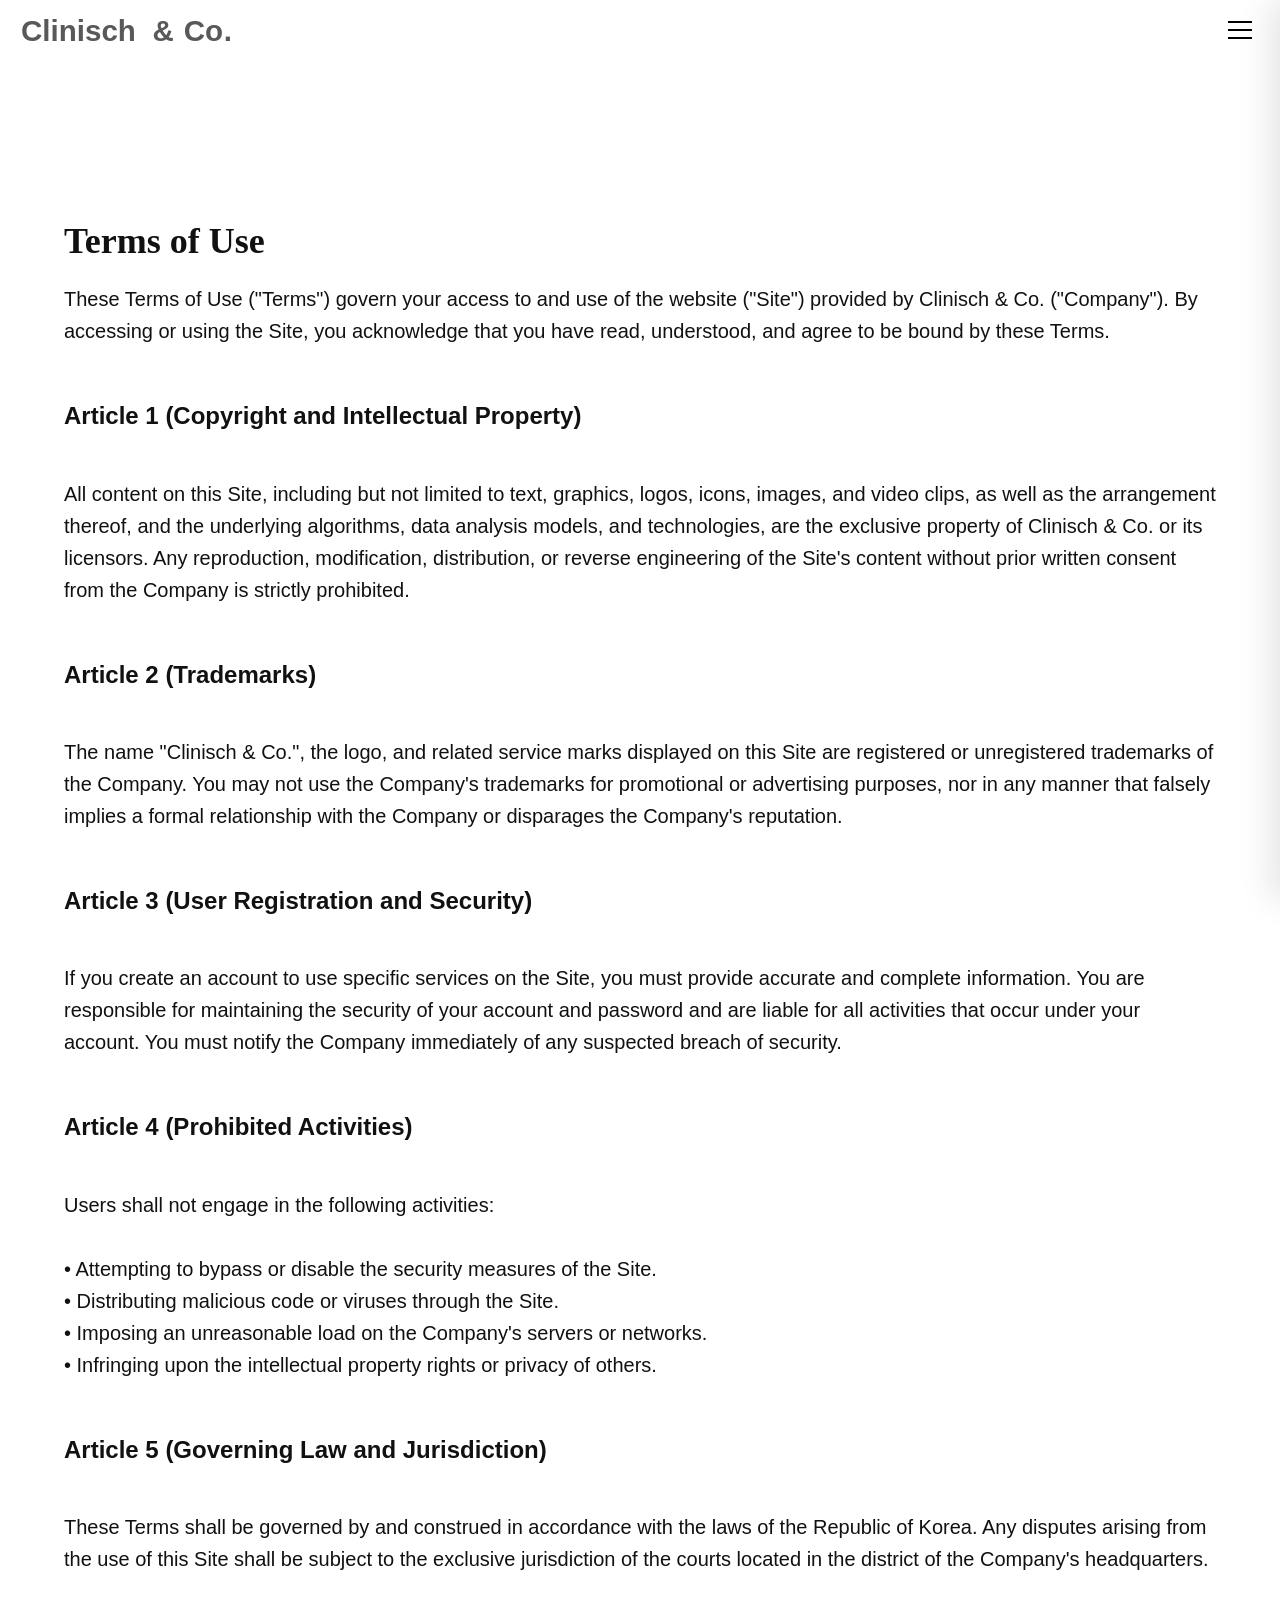
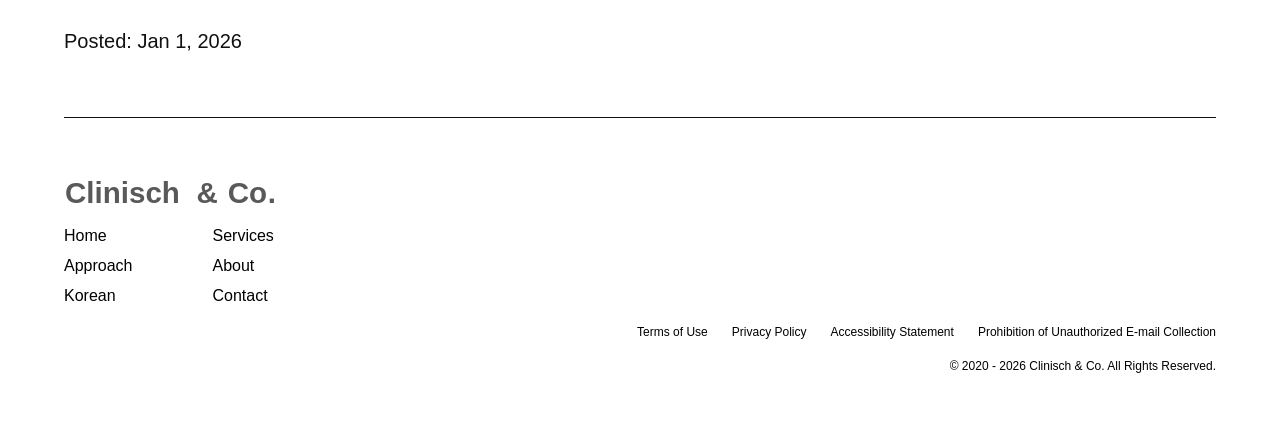
<file: terms/index.html>
<!DOCTYPE html>
<html lang="en">

<head>
    <meta charset="UTF-8">
    <meta name="viewport" content="width=device-width, initial-scale=1.0">
    <title>Terms of Use - Clinisch & Co.</title>
    <!-- Favicon -->
    <link rel="icon" type="image/x-icon" href="../favicon.ico">
    <!-- Meta Tags -->
    <meta http-equiv="Content-Security-Policy" content="default-src 'self'; script-src 'self' 'unsafe-inline'; style-src 'self' 'unsafe-inline' https://fonts.googleapis.com; font-src 'self' https://fonts.gstatic.com; img-src 'self' data:; object-src 'none'; upgrade-insecure-requests;" />
    <meta name="referrer" content="strict-origin-when-cross-origin">
    <meta name="description" content="Clinical Communication & Data Integration Services - Terms of Use">
    <meta property="og:type" content="website">
    <meta property="og:url" content="https://clinisch.com/terms/" />
    <meta property="og:title" content="Terms of Use - Clinisch & Co.">
    <meta property="og:description" content="Clinical Communication & Data Integration Services - Terms of Use">
    <meta property="og:image" content="https://clinisch.com/public/assets/images/webp/01_hero_main.webp">
    <!-- CSS -->
    <link rel="stylesheet" href="../public/css/index.css">
    <!-- JS -->
    <script type="module" src="../public/js/index.js"></script>
</head>

<body>
    <main>
        <section id="contents" class="mt-space">
            <div class="container">
                <h3 class="content-title"></h3>
                <p class="contents-text"></p>
                <div id="page-details"></div>
            </div>
        </section>
    </main>
</body>

</html>
</file>
<file: public/css/index.css>
@import url('https://fonts.googleapis.com/css2?family=Libre+Baskerville:ital,wght@0,400;0,700;1,400&display=swap');
@import url('https://fonts.googleapis.com/css2?family=Playfair+Display:ital,wght@0,400..900;1,400..900&display=swap');
@import url('https://fonts.googleapis.com/css2?family=Inter:wght@100..900&display=swap');

:root {
  /* 레이아웃 규격 */
  --header-height: 60px;
  --hero-height: 768px;
  --footer-height: 300px;
  --container-width: 1280px;

  /* 색상 */
  --icon-color: #000000;
}

/* 초기화 */
* {
  margin: 0;
  padding: 0;
  box-sizing: border-box;
}

html,
body {
  width: 100%;
  min-height: 100vh;
  font-family: 'Inter', sans-serif;
}

/* --- 언어별 폰트 정책 --- */

/* 1. 국문 모드 (KR) */
/* 전체적으로 Inter를 사용하되, 영문 단어만 Libre Baskerville 적용 */
html[lang="kr"] body,
html[lang="kr"] .hero-title,
html[lang="kr"] .content-title,
html[lang="kr"] .ins-title,
html[lang="kr"] .contents-text,
html[lang="kr"] .ins-text {
  font-family: 'Libre Baskerville', 'Inter', sans-serif;
}

/* 2. 영문 모드 (EN) */
/* 히어로 타이틀: Playfair Display */
html[lang="en"] .hero-title {
  font-family: 'Playfair Display', serif;
}

/* 본문 내 제목들 및 태그라인: Libre Baskerville */
html[lang="en"] .content-title,
html[lang="en"] .ins-title,
html[lang="en"] .footer-tag,
html[lang="en"] h3 {
  font-family: 'Libre Baskerville', serif;
}

/* 일반 텍스트: Inter (이미 기본값이므로 명시적 유지) */
html[lang="en"] .contents-text,
html[lang="en"] .ins-text,
html[lang="en"] p,
html[lang="en"] span {
  font-family: 'Inter', sans-serif;
}

main {
  padding-top: var(--header-height);
  overflow-x: hidden;
}

/* 공통 컨테이너 */
.container {
  width: 90%;
  max-width: var(--container-width);
  margin: 0 auto;
}

/* 공통 여백 */
.mt-space {
  margin-top: 100px !important;
}

/* 헤더 */
#header {
  position: fixed;
  top: 0;
  left: 0;
  z-index: 1000;
  width: 100%;
  height: var(--header-height);
  background-color: rgba(255, 255, 255, 0.98);
}

.header-inner {
  display: flex;
  align-items: center;
  justify-content: space-between;
  width: 100%;
  height: 100%;
  padding: 0 20px;
}


.logo {
  display: flex;
  align-items: center;
}

.logo a {
  display: block;
}

.logo img {
  height: 30px;
  display: block;
}

/* 메뉴 버튼 */
.menu-btn {
  display: flex;
  align-items: center;
  justify-content: center;
  width: 40px;
  height: 40px;
  border: none;
  background-color: transparent;
  cursor: pointer;
}

.menu-line-wrap {
  display: flex;
  flex-direction: column;
  justify-content: space-between;
  width: 24px;
  height: 18px;
}

.menu-line {
  width: 100%;
  height: 2px;
  background-color: var(--icon-color);
}

/* 히어로 섹션 */
#hero,
section[class*="hero-"] {
  position: relative;
  display: flex;
  align-items: center;
  justify-content: center;
  width: 100%;
  height: var(--hero-height);
  overflow: hidden;
  background-image: url('../assets/images/webp/01_hero_main.webp');
  background-size: cover;
  background-position: center;
  background-repeat: no-repeat;
}

/* 추가 워크플로우 배너 섹션 */
section.hero-workflow {
  height: 200px;
  background-position: center calc(50% + 90px);
}

/* 스크롤 감지 애니메이션 상태 */
#hero.active,
section[class*="hero-"].active {
  animation: slideInRight 1s cubic-bezier(0.645, 0.045, 0.355, 1) forwards;
}

/* 초기 상태 숨김 (선택 사항: 자연스러운 등장을 위해) */
.reveal {
  opacity: 0;
  transform: translateX(150px);
  transition: all 1s ease;
}

@keyframes slideInRight {
  from {
    opacity: 0;
    transform: translateX(150px);
  }

  to {
    opacity: 1;
    transform: translateX(0);
  }
}

.hero-content {
  position: relative;
  z-index: 1;
  display: flex;
  flex-direction: column;
  justify-content: center;
  align-items: flex-end;
  width: 100%;
  height: 100%;
  padding-left: 10%;
  padding-right: 10%;
}

.home-hero .hero-content {
  opacity: 0;
  transform: translateX(150px);
}

.home-hero.active .hero-content {
  animation: slideInRight 1s cubic-bezier(0.645, 0.045, 0.355, 1) 0.6s forwards;
}

#hero::before,
section[class*="hero-"]::before {
  content: "";
  position: absolute;
  top: 0;
  right: 0;
  bottom: 0;
  width: 70%;
  backdrop-filter: blur(8px);
  -webkit-backdrop-filter: blur(8px);
  background-color: rgba(0, 0, 0, 0.05);
  mask-image: linear-gradient(to left, #000 50%, transparent);
  -webkit-mask-image: linear-gradient(to left, #000 50%, transparent);
  z-index: 0;
  pointer-events: none;
}

#hero.home-hero::before {
  opacity: 0;
  transform: translateX(150px);
}

#hero.home-hero.active::before {
  animation: slideInRight 1s cubic-bezier(0.645, 0.045, 0.355, 1) 0.6s forwards;
}

.hero-title {
  font-optical-sizing: auto;
  font-style: normal;
  position: relative;
  z-index: 1;
  max-width: 50%;
  color: #ffffff;
  text-shadow: 2px 2px 10px rgba(0, 0, 0, 0.5);
  
  font-size: 50px;
  font-weight: 700;
  line-height: 1.2;
  text-align: right;
  word-break: keep-all;
}

.home-hero .hero-title {
  font-size: 43px;
}

.hero-workflow .hero-title {
  font-size: 36px;
}


/* 컨텐츠 섹션 */
#contents,
#contents2,
#contents3 {
  width: 100%;
  padding: 60px 0;
}

.contents-card {
  position: relative;
  isolation: isolate;
  /* 독립적 쌓임 맥락 형성 */
  display: grid;
  grid-template-columns: 1fr 1fr;
  column-gap: 40px;
  width: 100%;
  background-color: #ffffff;
}

/* 맥킨지 스타일 배경 확장 레이어 */
.contents-card::before,
.card-insight::before {
  content: '';
  position: absolute;
  inset: 0;
  z-index: -1;
  background-color: #ffffff;
  opacity: 0;
  transition: all 0.4s cubic-bezier(0.25, 0.46, 0.45, 0.94);
}

.contents-card:hover,
.card-insight:hover {
  z-index: 10;
  /* 호버 시 위로 올라오게 함 */
}

.contents-card:hover::before,
.card-insight:hover::before {
  inset: -16px;
  opacity: 1;
  box-shadow: 0px 16px 40px rgba(5, 28, 44, 0.22);
  /* 그림자 약간 더 선명하게 */
}

.contents-image {
  display: block;
  width: 100%;
  height: 100%;
  object-fit: cover;
}

.contents-textbox {
  display: flex;
  flex-direction: column;
  justify-content: flex-start;
  align-items: flex-start;
}

.content-title {
  color: #111111;
  font-size: 36px;
  font-weight: 700;
  line-height: 1.2;
  text-align: left;
  word-break: keep-all;
}

.contents-text {
  margin-top: 20px;
  color: #111111;
  font-size: 20px;
  font-weight: 400;
  line-height: 1.6;
  text-align: left;
  word-break: keep-all;
  white-space: pre-wrap;
}

.top-text {
  margin-top: 0;
  margin-bottom: 40px;
}

.contents-text a {
  color: #0000ee;
  text-decoration: underline;
  transition: none;
}

.contents-text a:hover {
  color: #0000ee;
  text-decoration: underline;
}

.article-title {
  display: block;
  font-size: 24px;
  font-weight: 700;
  margin-bottom: 10px;
  color: #111111;
}

/* 인사이트 섹션 */
#insights,
#insights2 {
  padding: 60px 0;
  background-color: #ffffff;
}

/* 인사이트 섹션 2 전용 레이아웃 */
#insights2 .grid-insight {
  grid-template-columns: repeat(2, 1fr);
  column-gap: 30px;
  row-gap: 60px;
}

#insights2 .card-insight {
  grid-template-columns: 1fr;
  grid-template-rows: auto 1fr;
  row-gap: 20px;
  align-items: start;
}

#insights2 .img-box {
  aspect-ratio: 5 / 2; /* 가로의 40% 높이로 제한 (이전보다 높이를 10% 추가 축소) */
}

.grid-insight {
  display: grid;
  grid-template-columns: repeat(4, minmax(0, 1fr));
  column-gap: 40px;
  row-gap: 40px;
  width: 100%;
}

.card-insight {
  position: relative;
  isolation: isolate;
  /* 독립적 쌓임 맥락 형성 */
  display: grid;
  grid-template-rows: auto 1fr;
  row-gap: 30px;
  width: 100%;
  min-width: 0;
  background-color: #ffffff;
}

.card-wide {
  grid-column: span 2;
}

.img-box {
  display: block;
  width: 100%;
  aspect-ratio: 16 / 9;
  object-fit: cover;
  background-color: #f0f0f0;
}

.text-box {
  display: flex;
  flex-direction: column;
  justify-content: flex-start;
  align-items: flex-start;
  width: 100%;
}

.ins-title {
  display: grid;
  grid-template-columns: auto 1fr;
  grid-template-rows: 1fr;
  column-gap: 15px;
  align-items: start;
  color: #111111;
  font-size: 24px;
  font-weight: 700;
  line-height: 1.2;
  text-align: left;
  word-break: keep-all;
}

.ins-title .ins-num,
.ins-title .ins-name {
  font-weight: 400;
  font-size: 20px;
}

.ins-text {
  margin-top: 20px;
  color: #111111;
  font-size: 20px;
  font-weight: 400;
  line-height: 1.6;
  text-align: left;
  word-break: keep-all;
}




/* 푸터 */
#footer {
  position: relative;
  width: 100%;
  padding: 60px 5%;
  background-color: #ffffff;
  display: flex;
  flex-direction: column;
  align-items: center;
}

#footer::before {
  content: "";
  position: absolute;
  top: 0;
  left: 50%;
  transform: translateX(-50%);
  width: 90%;
  max-width: 1280px;
  height: 1px;
  background-color: #111111;
}

.footer-grid {
  display: grid;
  grid-template-columns: 1fr;
  row-gap: 20px;
  width: 100%;
  max-width: 1280px;
}

.footer-logo img {
  display: block;
  height: 30px;
  width: auto;
}

.footer-nav {
  display: grid;
  grid-template-columns: repeat(2, auto);
  justify-content: start;
  gap: 80px;
  width: 100%;
}

.footer-col {
  display: flex;
  flex-direction: column;
  gap: 12px;
  padding: 0;
  margin: 0;
  list-style: none;
}

.footer-col li a {
  color: #000000;
  font-size: 16px;
  text-decoration: none;
  transition: opacity 0.3s ease;
}

.footer-col li a:hover {
  color: #0000ee;
  text-decoration: underline;
  text-decoration: underline;
}

.footer-legal {
  display: grid;
  grid-template-columns: repeat(4, auto);
  justify-content: end;
  gap: 24px;
  width: 100%;
}

.footer-legal a {
  color: #000000;
  font-size: 12px;
  text-decoration: none;
  transition: opacity 0.3s ease;
}

.footer-legal a:hover {
  color: #0000ee;
  text-decoration: underline;
  text-decoration: underline;
}

.footer-copyright {
  margin: 0;
  color: #000000;
  font-size: 12px;
  text-align: right;
}

.footer-tag {
  font-size: 36px;
  text-align: center;
  margin-top: 100px;
  font-weight: 700;
  color: #111111;
  width: 100%;
}

/* 반응형 - 태블릿 & 모바일 */
@media (max-width: 1279px) {
  :root {
    --hero-height: 600px;
  }

  section.hero-workflow {
    height: 300px;
    background-position: center;
  }

  .hero-title {
    max-width: 70%;
    font-size: 44px;
  }

  .home-hero .hero-title {
    font-size: 38px;
  }

  .hero-workflow .hero-title {
    font-size: 32px;
  }

  .content-title {
    font-size: 32px;
  }

  .contents-text {
    font-size: 18px;
  }

  .ins-title {
    font-size: 22px;
  }

  .ins-text {
    font-size: 18px;
  }

  .grid-insight {
    grid-template-columns: 1fr 1fr;
    row-gap: 40px;
  }

  .card-wide {
    grid-column: auto;
  }
}

@media (max-width: 767px) {
  :root {
    --hero-height: 80vh;
  }

  section.hero-workflow {
    height: 240px;
    background-position: center;
  }

  .hero-title {
    max-width: 90%;
    font-size: 36px;
  }

  .home-hero .hero-title {
    font-size: 31px;
  }

  .hero-workflow .hero-title {
    font-size: 26px;
  }

  .contents-card {
    grid-template-columns: 1fr;
    row-gap: 20px;
  }

  .contents-card::before,
  .card-insight::before {
    display: none;
    /* 모바일에서는 확장 효과 제외 */
  }

  .content-title {
    font-size: 28px;
  }

  .contents-text {
    font-size: 16px;
  }

  .ins-title {
    font-size: 20px;
  }

  .ins-text {
    font-size: 16px;
  }

  .grid-insight {
    grid-template-columns: 1fr;
    row-gap: 40px;
  }

  #insights2 .grid-insight {
    grid-template-columns: 1fr;
  }



  .footer-nav {
    flex-direction: column;
    gap: 30px;
  }

  .footer-legal {
    grid-template-columns: 1fr;
    justify-items: end;
    text-align: right;
    gap: 16px;
  }
}

/* 사이드 패널 스타일 (2단계: 애니메이션 및 인터랙션) */
.menu-backdrop {
  position: fixed;
  top: 0;
  left: 0;
  z-index: 1500;
  width: 100%;
  height: 100%;
  background-color: rgba(0, 0, 0, 0.5);
  opacity: 0;
  visibility: hidden;
  transition: all 0.4s ease;
}

.menu-backdrop.active {
  opacity: 1;
  visibility: visible;
}

.side-panel {
  position: fixed;
  top: 0;
  right: 0;
  z-index: 2000;
  width: 300px;
  height: 100%;
  padding: 80px 40px;
  background-color: #ffffff;
  transform: translateX(100%);
  /* 처음엔 우측 바깥에 숨김 */
  transition: transform 0.4s cubic-bezier(0.25, 0.46, 0.45, 0.94);
  box-shadow: -10px 0 30px rgba(0, 0, 0, 0.1);
}

.side-panel.active {
  transform: translateX(0);
  /* 활성화 시 나타남 */
}

/* 닫기 버튼 (X) */
.close-btn {
  position: absolute;
  top: 30px;
  right: 30px;
  width: 30px;
  height: 30px;
  background: none;
  border: none;
  cursor: pointer;
  display: flex;
  align-items: center;
  justify-content: center;
}

.close-line {
  position: absolute;
  width: 100%;
  height: 2px;
  background-color: #000000;
}

.close-line:nth-child(1) {
  transform: rotate(45deg);
}

.close-line:nth-child(2) {
  transform: rotate(-45deg);
}

.side-nav-list {
  display: flex;
  flex-direction: column;
  gap: 30px;
  list-style: none;
  padding: 0;
  margin-top: 40px;
}

.side-nav-list li a {
  color: #333333;
  font-size: 24px;
  font-weight: 700;
  text-decoration: none;
  transition: color 0.3s ease;
}

.side-nav-list li a:hover {
  color: #0000ee;
  text-decoration: underline;
}

/* 사이드 메뉴 하단 언어 항목 여백 추가 */
.side-nav-list li:last-child {
  margin-top: 40px;
}
</file>
